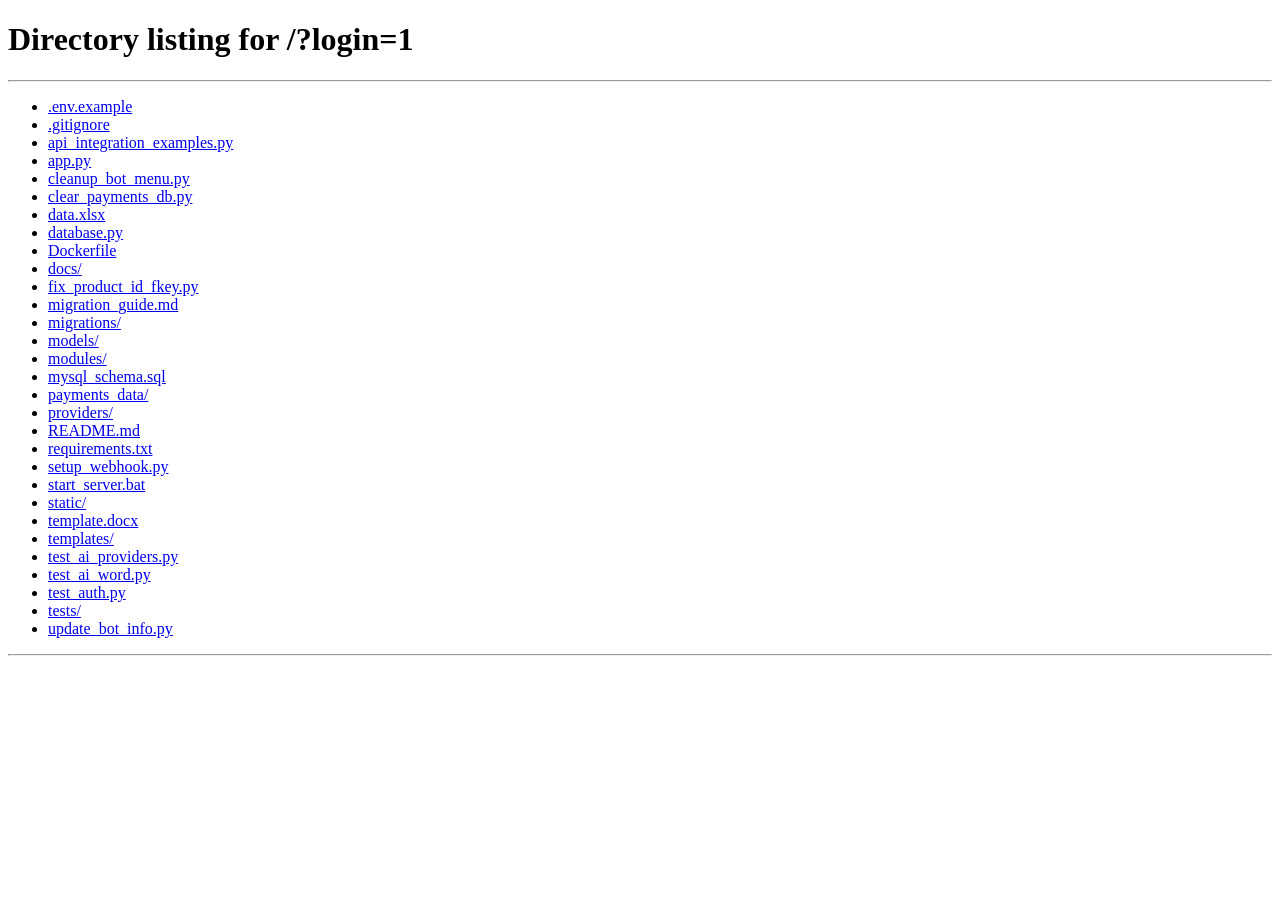
<file: templates/cabinet.html>
<!DOCTYPE html>
<html lang="uz">
<head>
    <meta charset="UTF-8">
    <meta name="viewport" content="width=device-width, initial-scale=1.0">
    <meta name="description" content="UzBizness — Shaxsiy kabinet, profil boshqaruvi va obuna holati">
    <title>Shaxsiy Kabinet | UzBizness</title>
    <link rel="icon" href="/static/img/logo_transparent.png" type="image/png">
    <link rel="preconnect" href="https://fonts.googleapis.com">
    <link rel="preconnect" href="https://fonts.gstatic.com" crossorigin>
    <link href="https://fonts.googleapis.com/css2?family=Inter:wght@300;400;500;600;700;800&family=Outfit:wght@400;500;600;700;800;900&display=swap" rel="stylesheet">
    <link rel="stylesheet" href="/static/css/cabinet.css">
    <link rel="stylesheet" href="/static/css/auth.css">
    <link rel="stylesheet" href="/static/css/subscription.css">
    <link rel="stylesheet" href="/static/css/telegram_webapp.css">
</head>
<body class="cabinet-page">

    <!-- ═══════ HEADER ═══════ -->
    <header class="cab-header">
        <div class="cab-header-inner">
            <div class="cab-header-left">
                <div class="cab-header-logo">
                    <img src="/static/img/logo_transparent.png" alt="Logo">
                </div>
                <div class="cab-header-brand">
                    <h1>UzBizness</h1>
                    <span>Shaxsiy Kabinet</span>
                </div>
            </div>
            <div class="cab-header-right">
                <a href="/" class="cab-header-link">Bosh sahifa</a>
                <a href="/dashboard" class="cab-header-link">Dashboard</a>
                <a href="/cabinet" class="cab-header-link active">Kabinet</a>
                <a href="#" class="cab-header-link" onclick="CabinetModule.logout()" id="cabLogoutBtn">Chiqish</a>
            </div>
        </div>
    </header>

    <div class="cab-layout">
        <!-- ═══════ WELCOME BANNER ═══════ -->
        <div class="cab-welcome" id="cabWelcome">
            <div class="cab-welcome-top">
                <div>
                    <h2 id="cabWelcomeName">Xush kelibsiz!</h2>
                    <p id="cabWelcomePhone">Profilingizni boshqaring</p>
                </div>
                <div class="cab-plan-badge" id="cabPlanBadge">
                    <span id="cabPlanEmoji">🆓</span>
                    <span id="cabPlanName">Demo</span>
                </div>
            </div>
            <div class="cab-welcome-stats">
                <div class="cab-welcome-stat">
                    <span class="cab-welcome-stat-value" id="cabStatPlans">0</span>
                    <span class="cab-welcome-stat-label">Yaratilgan rejalar</span>
                </div>
                <div class="cab-welcome-stat">
                    <span class="cab-welcome-stat-value" id="cabStatPurchased">0</span>
                    <span class="cab-welcome-stat-label">Sotib olingan</span>
                </div>
                <div class="cab-welcome-stat">
                    <span class="cab-welcome-stat-value" id="cabStatDaysLeft">∞</span>
                    <span class="cab-welcome-stat-label">Obuna (kun)</span>
                </div>
                <div class="cab-welcome-stat">
                    <span class="cab-welcome-stat-value" id="cabStatDailyLeft">1</span>
                    <span class="cab-welcome-stat-label">Bugungi limit</span>
                </div>
            </div>
        </div>

        <!-- ═══════ ALERT ═══════ -->
        <div class="cab-alert" id="cabAlert"></div>

        <!-- ═══════ TABS ═══════ -->
        <div class="cab-tabs" id="cabTabs">
            <button class="cab-tab active" data-tab="plans" onclick="CabinetModule.switchTab('plans')">
                <svg viewBox="0 0 24 24" fill="none" stroke="currentColor" stroke-width="2"><path d="M14 2H6a2 2 0 0 0-2 2v16a2 2 0 0 0 2 2h12a2 2 0 0 0 2-2V8z"/><polyline points="14 2 14 8 20 8"/><line x1="16" y1="13" x2="8" y2="13"/><line x1="16" y1="17" x2="8" y2="17"/></svg>
                Mening rejalarim
            </button>
            <button class="cab-tab" data-tab="profile" onclick="CabinetModule.switchTab('profile')">
                <svg viewBox="0 0 24 24" fill="none" stroke="currentColor" stroke-width="2"><path d="M20 21v-2a4 4 0 0 0-4-4H8a4 4 0 0 0-4 4v2"/><circle cx="12" cy="7" r="4"/></svg>
                Profil
            </button>
            <button class="cab-tab" data-tab="subscription" onclick="CabinetModule.switchTab('subscription')">
                <svg viewBox="0 0 24 24" fill="none" stroke="currentColor" stroke-width="2"><path d="M12 2L2 7l10 5 10-5-10-5z"/><path d="M2 17l10 5 10-5"/><path d="M2 12l10 5 10-5"/></svg>
                Obuna
            </button>
            <button class="cab-tab" data-tab="payments" onclick="CabinetModule.switchTab('payments')">
                <svg viewBox="0 0 24 24" fill="none" stroke="currentColor" stroke-width="2"><rect x="1" y="4" width="22" height="16" rx="2" ry="2"/><line x1="1" y1="10" x2="23" y2="10"/></svg>
                To'lovlar
            </button>
            <button class="cab-tab" data-tab="security" onclick="CabinetModule.switchTab('security')">
                <svg viewBox="0 0 24 24" fill="none" stroke="currentColor" stroke-width="2"><rect x="3" y="11" width="18" height="11" rx="2" ry="2"/><path d="M7 11V7a5 5 0 0 1 10 0v4"/></svg>
                Xavfsizlik
            </button>
        </div>

        <!-- ═══════ TAB: MENING REJALARIM ═══════ -->
        <div class="cab-tab-content active" id="tabPlans">
            <!-- Tezkor harakatlar -->
            <div class="cab-quick-actions">
                <a href="/register" class="cab-quick-card" id="quickNewPlan">
                    <div class="cab-quick-icon cab-quick-blue">
                        <svg width="24" height="24" viewBox="0 0 24 24" fill="none" stroke="currentColor" stroke-width="2"><path d="M13 2L3 14h9l-1 8 10-12h-9l1-8z"/></svg>
                    </div>
                    <div class="cab-quick-text">
                        <strong>Yangi biznes reja</strong>
                        <span>AI yordamida yarating</span>
                    </div>
                </a>
                <a href="/#catalog" class="cab-quick-card" id="quickCatalog">
                    <div class="cab-quick-icon cab-quick-purple">
                        <svg width="24" height="24" viewBox="0 0 24 24" fill="none" stroke="currentColor" stroke-width="2"><path d="M4 19.5A2.5 2.5 0 0 1 6.5 17H20"/><path d="M6.5 2H20v20H6.5A2.5 2.5 0 0 1 4 19.5v-15A2.5 2.5 0 0 1 6.5 2z"/></svg>
                    </div>
                    <div class="cab-quick-text">
                        <strong>Tayyor rejalar katalogi</strong>
                        <span>Sotib olib yuklab oling</span>
                    </div>
                </a>
                <a href="/dashboard" class="cab-quick-card" id="quickDashboard">
                    <div class="cab-quick-icon cab-quick-green">
                        <svg width="24" height="24" viewBox="0 0 24 24" fill="none" stroke="currentColor" stroke-width="2"><rect x="3" y="3" width="7" height="7"/><rect x="14" y="3" width="7" height="7"/><rect x="14" y="14" width="7" height="7"/><rect x="3" y="14" width="7" height="7"/></svg>
                    </div>
                    <div class="cab-quick-text">
                        <strong>Dashboard</strong>
                        <span>Barcha vositalar</span>
                    </div>
                </a>
            </div>

            <!-- Yaratilgan rejalar ro'yxati -->
            <div class="cab-card">
                <div class="cab-card-header">
                    <div>
                        <h3 class="cab-card-title">📄 Yaratilgan biznes rejalar</h3>
                        <p class="cab-card-subtitle">Siz yaratgan barcha biznes rejalar</p>
                    </div>
                </div>
                <div id="generatedPlansContent">
                    <div class="cab-empty">
                        <svg viewBox="0 0 24 24" fill="none" stroke="currentColor" stroke-width="1.5"><path d="M14 2H6a2 2 0 0 0-2 2v16a2 2 0 0 0 2 2h12a2 2 0 0 0 2-2V8z"/><polyline points="14 2 14 8 20 8"/></svg>
                        <h4>Hali rejalar yaratilmadi</h4>
                        <p>Yangi biznes reja yaratish uchun quyidagi tugmani bosing</p>
                        <a href="/register" class="cab-btn cab-btn-primary" style="margin-top:16px;">⚡ Biznes reja yaratish</a>
                    </div>
                </div>
            </div>

            <!-- Sotib olingan tayyor rejalar -->
            <div class="cab-card">
                <div class="cab-card-header">
                    <div>
                        <h3 class="cab-card-title">🛒 Sotib olingan tayyor rejalar</h3>
                        <p class="cab-card-subtitle">Katalogdan sotib olgan biznes rejalaringiz</p>
                    </div>
                </div>
                <div id="purchasedPlansContent">
                    <div class="cab-empty">
                        <svg viewBox="0 0 24 24" fill="none" stroke="currentColor" stroke-width="1.5"><path d="M6 2L3 6v14a2 2 0 0 0 2 2h14a2 2 0 0 0 2-2V6l-3-4z"/><line x1="3" y1="6" x2="21" y2="6"/><path d="M16 10a4 4 0 0 1-8 0"/></svg>
                        <h4>Sotib olingan rejalar yo'q</h4>
                        <p>Tayyor biznes rejalar katalogidan xarid qiling</p>
                        <a href="/#catalog" class="cab-btn cab-btn-outline" style="margin-top:16px;">📚 Katalogga o'tish</a>
                    </div>
                </div>
            </div>
        </div>

        <!-- ═══════ TAB: PROFIL ═══════ -->
        <div class="cab-tab-content" id="tabProfile">
            <div class="cab-card">
                <div class="cab-card-header">
                    <div>
                        <h3 class="cab-card-title">Shaxsiy ma'lumotlar</h3>
                        <p class="cab-card-subtitle">Profil ma'lumotlaringizni yangilang</p>
                    </div>
                </div>
                <form id="profileForm" onsubmit="CabinetModule.updateProfile(event)">
                    <div class="cab-form-grid">
                        <div class="cab-form-group">
                            <label class="cab-form-label">Ism</label>
                            <input type="text" class="cab-form-input" id="profFirstName" placeholder="Ismingiz">
                        </div>
                        <div class="cab-form-group">
                            <label class="cab-form-label">Familiya</label>
                            <input type="text" class="cab-form-input" id="profLastName" placeholder="Familiyangiz">
                        </div>
                        <div class="cab-form-group">
                            <label class="cab-form-label">Telefon raqam</label>
                            <input type="tel" class="cab-form-input" id="profPhone" disabled>
                        </div>
                        <div class="cab-form-group">
                            <label class="cab-form-label">Email</label>
                            <input type="email" class="cab-form-input" id="profEmail" placeholder="email@example.com">
                        </div>
                    </div>
                    <div style="margin-top: 24px; display: flex; gap: 12px;">
                        <button type="submit" class="cab-btn cab-btn-primary" id="profSaveBtn">
                            <svg width="18" height="18" viewBox="0 0 24 24" fill="none" stroke="currentColor" stroke-width="2.5"><polyline points="20 6 9 17 4 12"/></svg>
                            Saqlash
                        </button>
                    </div>
                </form>
            </div>

            <!-- Telegram ulanishi -->
            <div class="cab-card">
                <div class="cab-card-header">
                    <div>
                        <h3 class="cab-card-title">📱 Telegram orqali kirish</h3>
                        <p class="cab-card-subtitle">Telegramingiz bilan platformaga tez kiring</p>
                    </div>
                </div>
                <div id="telegramSection">
                    <div id="telegramNotConnected">
                        <p style="color: var(--cab-text-muted); font-size: 14px; margin-bottom: 16px;">
                            Telegram akkauntingizni ulang va har safar parol kiritmasdan kiring.
                        </p>
                        <div id="telegramWidgetWrap"></div>
                    </div>
                    <div id="telegramConnected" style="display:none;">
                        <div style="display:flex; align-items:center; gap:12px; padding:16px; background:rgba(34,197,94,0.08); border-radius:12px; border:1px solid rgba(34,197,94,0.2);">
                            <span style="font-size:24px;">✅</span>
                            <div>
                                <strong id="tgConnectedName" style="color:#16a34a;">Ulangan</strong>
                                <p style="font-size:13px; color:var(--cab-text-muted); margin:2px 0 0;">Telegram orqali kirish faol</p>
                            </div>
                        </div>
                    </div>
                </div>
            </div>
        </div>

        <!-- ═══════ TAB: OBUNA ═══════ -->
        <div class="cab-tab-content" id="tabSubscription">
            <!-- Current Plan -->
            <div class="cab-sub-card" id="cabSubCard">
                <div class="cab-sub-header">
                    <div class="cab-sub-plan">
                        <span class="cab-sub-emoji" id="subEmoji">🆓</span>
                        <div class="cab-sub-info">
                            <h3 id="subPlanTitle">Demo tarif</h3>
                            <p id="subPlanDesc">Bepul sinov rejasi</p>
                        </div>
                    </div>
                    <span class="cab-sub-status free" id="subStatusBadge">BEPUL</span>
                </div>

                <div class="cab-usage-grid">
                    <!-- Eksport kreditlari (Yangi) -->
                    <div class="cab-usage-item" id="cabUsageExport" style="display:none; grid-column: 1 / -1;">
                        <div class="cab-usage-label">
                            <span style="font-weight: 600; color: var(--cab-text);">Professional eksport kreditlari</span>
                            <span id="subExportUsage" style="font-weight: 600;">0/0</span>
                        </div>
                        <div class="cab-usage-bar" style="height: 12px;">
                            <div class="cab-usage-fill" id="subExportBar" style="width:0%; background: linear-gradient(90deg, #3b82f6, #2563eb);"></div>
                        </div>
                        <div style="font-size: 13px; color: var(--cab-text-muted); margin-top: 6px; display: flex; justify-content: space-between;">
                            <span id="subExportUsed">Ishlatilgan: 0</span>
                            <span id="subExportRemaining" style="color: var(--cab-primary); font-weight: 500;">Qolgan: 0</span>
                        </div>
                    </div>
                    
                    <div class="cab-usage-item">
                        <div class="cab-usage-label">
                            <span>Kunlik AI so'rovlar</span>
                            <span id="subDailyUsage">0/1</span>
                        </div>
                        <div class="cab-usage-bar">
                            <div class="cab-usage-fill" id="subDailyBar" style="width:0%"></div>
                        </div>
                    </div>
                    <div class="cab-usage-item">
                        <div class="cab-usage-label">
                            <span>Oylik AI so'rovlar</span>
                            <span id="subMonthlyUsage">0/3</span>
                        </div>
                        <div class="cab-usage-bar">
                            <div class="cab-usage-fill" id="subMonthlyBar" style="width:0%"></div>
                        </div>
                    </div>
                </div>

                <div style="display:flex; gap:12px; flex-wrap:wrap;">
                    <button class="cab-btn cab-btn-primary" onclick="SubModule.openModal()" id="subUpgradeBtn">
                        💎 Tarifni yangilash
                    </button>
                    <div id="subExpiry" style="display:flex; align-items:center; font-size:13px; color:var(--cab-text-muted); gap:6px;">
                        <svg width="16" height="16" viewBox="0 0 24 24" fill="none" stroke="currentColor" stroke-width="2"><circle cx="12" cy="12" r="10"/><polyline points="12 6 12 12 16 14"/></svg>
                        <span id="subExpiryText"></span>
                    </div>
                </div>
            </div>

            <!-- Plan Comparison -->
            <div class="cab-card">
                <div class="cab-card-header">
                    <div>
                        <h3 class="cab-card-title">Tariflarni solishtirish</h3>
                        <p class="cab-card-subtitle">O'zingizga mos tarifni tanlang</p>
                    </div>
                </div>
                <div class="cab-table-wrap">
                    <table class="cab-table" id="planCompareTable">
                        <thead>
                            <tr>
                                <th>Xususiyat</th>
                                <th>🆓 Demo</th>
                                <th>⭐ Standart</th>
                                <th>💎 Premium</th>
                            </tr>
                        </thead>
                        <tbody>
                            <tr><td>Narx</td><td>Bepul</td><td>50 000 so'm</td><td>500 000 so'm</td></tr>
                            <tr><td>Eksport kreditlari</td><td>0</td><td>1 ta</td><td>20 ta</td></tr>
                            <tr><td>PDF/Word yuklab olish</td><td>❌</td><td>✅</td><td>✅</td></tr>
                            <tr><td>To'liq moliyaviy model</td><td>❌</td><td>❌</td><td>✅</td></tr>
                            <tr><td>Prioritet generatsiya</td><td>❌</td><td>❌</td><td>✅</td></tr>
                            <tr><td>Ustuvor yordam</td><td>❌</td><td>❌</td><td>✅</td></tr>
                        </tbody>
                    </table>
                </div>
            </div>
        </div>

        <!-- ═══════ TAB: TO'LOVLAR ═══════ -->
        <div class="cab-tab-content" id="tabPayments">
            <div class="cab-card">
                <div class="cab-card-header">
                    <div>
                        <h3 class="cab-card-title">To'lov tarixi</h3>
                        <p class="cab-card-subtitle">Barcha to'lovlaringiz ro'yxati</p>
                    </div>
                </div>
                <div id="paymentsContent">
                    <div class="cab-empty">
                        <svg viewBox="0 0 24 24" fill="none" stroke="currentColor" stroke-width="1.5"><rect x="1" y="4" width="22" height="16" rx="2" ry="2"/><line x1="1" y1="10" x2="23" y2="10"/></svg>
                        <h4>To'lovlar topilmadi</h4>
                        <p>Siz hali hech qanday to'lov qilmadingiz</p>
                    </div>
                </div>
            </div>
        </div>

        <!-- ═══════ TAB: XAVFSIZLIK ═══════ -->
        <div class="cab-tab-content" id="tabSecurity">
            <div class="cab-card">
                <div class="cab-card-header">
                    <div>
                        <h3 class="cab-card-title">Parolni o'zgartirish</h3>
                        <p class="cab-card-subtitle">Akkaunt xavfsizligini ta'minlang</p>
                    </div>
                </div>
                <form id="passwordForm" onsubmit="CabinetModule.updatePassword(event)">
                    <div class="cab-form-grid">
                        <div class="cab-form-group">
                            <label class="cab-form-label">Joriy parol</label>
                            <input type="password" class="cab-form-input" id="secCurrentPass" placeholder="Hozirgi parolingiz" required>
                        </div>
                        <div class="cab-form-group">
                            <label class="cab-form-label">Yangi parol</label>
                            <input type="password" class="cab-form-input" id="secNewPass" placeholder="Kamida 6 belgi" required minlength="6">
                        </div>
                        <div class="cab-form-group">
                            <label class="cab-form-label">Yangi parolni tasdiqlash</label>
                            <input type="password" class="cab-form-input" id="secConfirmPass" placeholder="Qaytadan kiriting" required>
                        </div>
                    </div>
                    <div style="margin-top: 24px;">
                        <button type="submit" class="cab-btn cab-btn-primary" id="secSaveBtn">
                            <svg width="18" height="18" viewBox="0 0 24 24" fill="none" stroke="currentColor" stroke-width="2"><rect x="3" y="11" width="18" height="11" rx="2" ry="2"/><path d="M7 11V7a5 5 0 0 1 10 0v4"/></svg>
                            Parolni yangilash
                        </button>
                    </div>
                </form>
            </div>

            <div class="cab-card" style="border-color: rgba(239,68,68,0.3);">
                <div class="cab-card-header">
                    <div>
                        <h3 class="cab-card-title" style="color: var(--cab-danger);">⚠️ Akkauntni o'chirish</h3>
                        <p class="cab-card-subtitle">Bu amalni qaytarib bo'lmaydi</p>
                    </div>
                </div>
                <p style="font-size: 14px; color: var(--cab-text-muted); margin-bottom: 16px;">
                    Akkauntingizni o'chirsangiz, barcha ma'lumotlaringiz, to'lov tarixi va yaratilgan hujjatlar o'chib ketadi.
                </p>
                <button class="cab-btn cab-btn-danger cab-btn-sm" onclick="CabinetModule.deleteAccount()">
                    Akkauntni o'chirish
                </button>
            </div>
        </div>
    </div>

    <script src="/static/js/auth.js"></script>
    <script src="/static/js/subscription.js"></script>
    <script src="/static/js/cabinet.js"></script>
    <script src="https://telegram.org/js/telegram-web-app.js" defer></script>
    <script src="/static/js/telegram_webapp.js" defer></script>
</body>
</html>
</file>
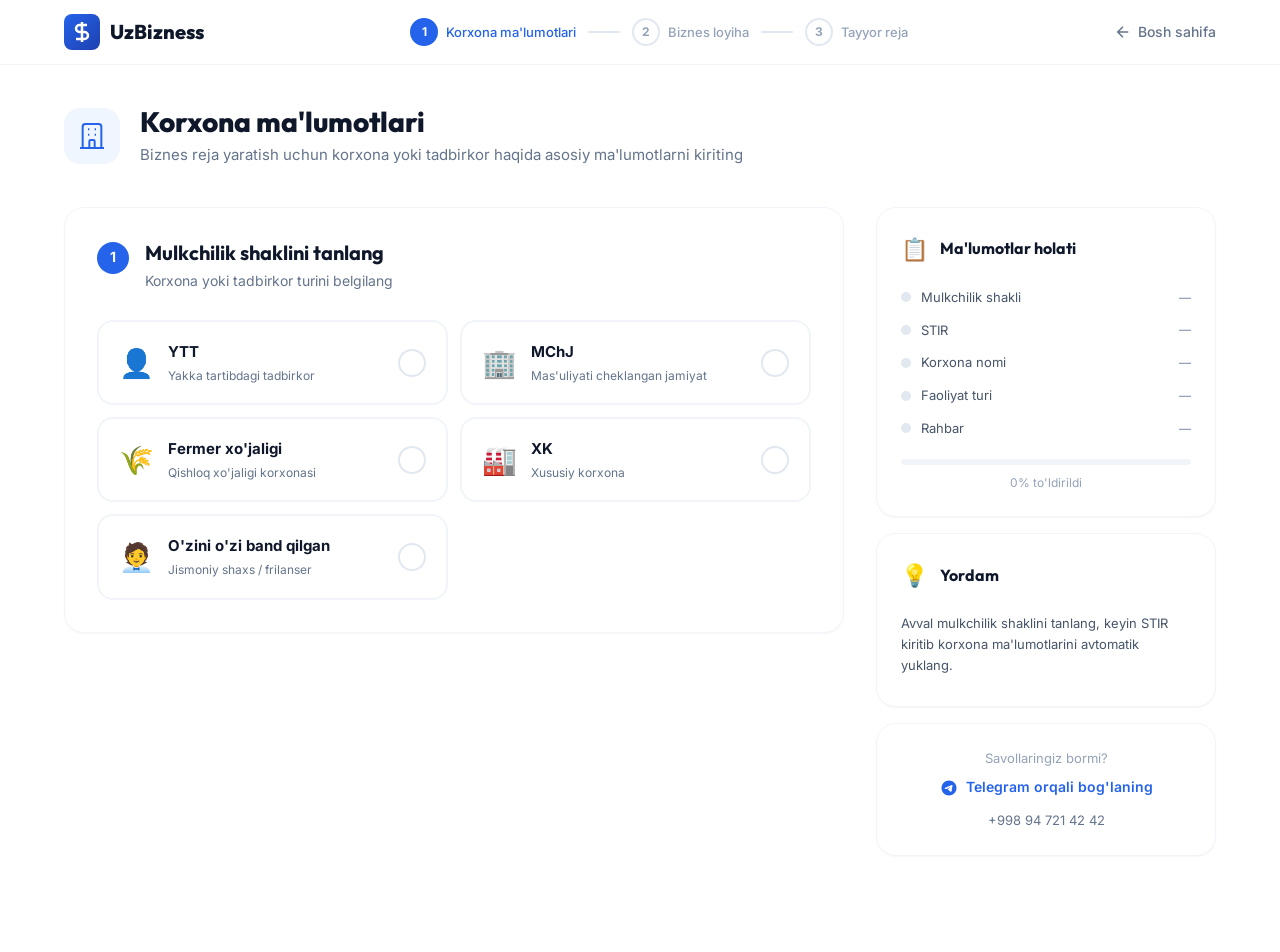
<file: templates/register.html>
<!DOCTYPE html>
<html lang="uz">
<head>
    <meta charset="UTF-8">
    <meta name="viewport" content="width=device-width, initial-scale=1.0">
    <meta name="description" content="Biznes reja yaratish platformasi — korxona ma'lumotlarini kiriting va professional biznes reja yaratishni boshlang">
    <title>Korxona ma'lumotlari | Biznes Reja Platformasi</title>
    <link rel="icon" href="data:image/svg+xml,<svg xmlns='http://www.w3.org/2000/svg' viewBox='0 0 100 100'><text y='.9em' font-size='90'>📊</text></svg>">
    <link rel="preconnect" href="https://fonts.googleapis.com">
    <link rel="preconnect" href="https://fonts.gstatic.com" crossorigin>
    <link href="https://fonts.googleapis.com/css2?family=Inter:wght@300;400;500;600;700;800&family=Outfit:wght@500;600;700;800;900&display=swap" rel="stylesheet">
    <link rel="stylesheet" href="/static/css/register.css">
</head>
<body>
    <!-- Header -->
    <header class="reg-header">
        <div class="container header-flex">
            <a href="/" class="logo" id="reg-logo">
                <div class="logo-icon">
                    <svg width="24" height="24" viewBox="0 0 24 24" fill="none" stroke="currentColor" stroke-width="2.5"><path d="M12 2v20M17 5H9.5a3.5 3.5 0 0 0 0 7h5a3.5 3.5 0 0 1 0 7H6"/></svg>
                </div>
                <span>UzBizness</span>
            </a>
            <div class="header-steps">
                <div class="h-step active" id="h-step-1">
                    <span class="h-step-num">1</span>
                    <span class="h-step-label">Korxona ma'lumotlari</span>
                </div>
                <div class="h-step-line"></div>
                <div class="h-step" id="h-step-2">
                    <span class="h-step-num">2</span>
                    <span class="h-step-label">Biznes loyiha</span>
                </div>
                <div class="h-step-line"></div>
                <div class="h-step" id="h-step-3">
                    <span class="h-step-num">3</span>
                    <span class="h-step-label">Tayyor reja</span>
                </div>
            </div>
            <a href="/" class="header-back" id="reg-back-btn">
                <svg width="18" height="18" viewBox="0 0 24 24" fill="none" stroke="currentColor" stroke-width="2"><path d="M19 12H5M12 19l-7-7 7-7"/></svg>
                Bosh sahifa
            </a>
        </div>
    </header>

    <!-- Main Content -->
    <main class="reg-main">
        <div class="container">

            <!-- Page Title -->
            <div class="page-title-section">
                <div class="page-icon">
                    <svg width="32" height="32" viewBox="0 0 24 24" fill="none" stroke="currentColor" stroke-width="1.5">
                        <path d="M19 21V5a2 2 0 00-2-2H7a2 2 0 00-2 2v16m14 0h2m-2 0h-5m-9 0H3m2 0h5M9 7h1m-1 4h1m4-4h1m-1 4h1m-5 10v-5a1 1 0 011-1h2a1 1 0 011 1v5m-4 0h4"/>
                    </svg>
                </div>
                <div>
                    <h1 class="page-title">Korxona ma'lumotlari</h1>
                    <p class="page-subtitle">Biznes reja yaratish uchun korxona yoki tadbirkor haqida asosiy ma'lumotlarni kiriting</p>
                </div>
            </div>

            <!-- Form Container -->
            <div class="form-layout">
                <form id="registerForm" class="reg-form" autocomplete="off">

                    <!-- ===== STEP 1: Mulkchilik shakli ===== -->
                    <div class="form-section" id="section-mulk">
                        <div class="section-label">
                            <span class="section-num">1</span>
                            <div>
                                <h2 class="section-title">Mulkchilik shaklini tanlang</h2>
                                <p class="section-desc">Korxona yoki tadbirkor turini belgilang</p>
                            </div>
                        </div>
                        <div class="mulk-grid" id="mulkGrid">
                            <div class="mulk-card" data-mulk="YTT" id="mulk-ytt">
                                <div class="mulk-icon">👤</div>
                                <div class="mulk-info">
                                    <span class="mulk-name">YTT</span>
                                    <span class="mulk-full">Yakka tartibdagi tadbirkor</span>
                                </div>
                                <div class="mulk-check">
                                    <svg width="20" height="20" viewBox="0 0 24 24" fill="none" stroke="currentColor" stroke-width="3"><polyline points="20 6 9 17 4 12"/></svg>
                                </div>
                            </div>
                            <div class="mulk-card" data-mulk="MCHJ" id="mulk-mchj">
                                <div class="mulk-icon">🏢</div>
                                <div class="mulk-info">
                                    <span class="mulk-name">MChJ</span>
                                    <span class="mulk-full">Mas'uliyati cheklangan jamiyat</span>
                                </div>
                                <div class="mulk-check">
                                    <svg width="20" height="20" viewBox="0 0 24 24" fill="none" stroke="currentColor" stroke-width="3"><polyline points="20 6 9 17 4 12"/></svg>
                                </div>
                            </div>
                            <div class="mulk-card" data-mulk="F/X" id="mulk-fx">
                                <div class="mulk-icon">🌾</div>
                                <div class="mulk-info">
                                    <span class="mulk-name">Fermer xo'jaligi</span>
                                    <span class="mulk-full">Qishloq xo'jaligi korxonasi</span>
                                </div>
                                <div class="mulk-check">
                                    <svg width="20" height="20" viewBox="0 0 24 24" fill="none" stroke="currentColor" stroke-width="3"><polyline points="20 6 9 17 4 12"/></svg>
                                </div>
                            </div>
                            <div class="mulk-card" data-mulk="XK" id="mulk-xk">
                                <div class="mulk-icon">🏭</div>
                                <div class="mulk-info">
                                    <span class="mulk-name">XK</span>
                                    <span class="mulk-full">Xususiy korxona</span>
                                </div>
                                <div class="mulk-check">
                                    <svg width="20" height="20" viewBox="0 0 24 24" fill="none" stroke="currentColor" stroke-width="3"><polyline points="20 6 9 17 4 12"/></svg>
                                </div>
                            </div>
                            <div class="mulk-card" data-mulk="JISMONIY" id="mulk-jismoniy">
                                <div class="mulk-icon">🧑‍💼</div>
                                <div class="mulk-info">
                                    <span class="mulk-name">O'zini o'zi band qilgan</span>
                                    <span class="mulk-full">Jismoniy shaxs / frilanser</span>
                                </div>
                                <div class="mulk-check">
                                    <svg width="20" height="20" viewBox="0 0 24 24" fill="none" stroke="currentColor" stroke-width="3"><polyline points="20 6 9 17 4 12"/></svg>
                                </div>
                            </div>
                        </div>
                        <input type="hidden" name="mulk_shakli" id="mulk_hidden" value="">
                    </div>

                    <!-- ===== STEP 2: STIR Kiritish ===== -->
                    <div class="form-section hidden" id="section-stir">
                        <div class="section-label">
                            <span class="section-num">2</span>
                            <div>
                                <h2 class="section-title">STIR (INN) raqamini kiriting</h2>
                                <p class="section-desc">9 xonali STIR raqamini kiritganingizda tizim avtomatik ravishda ma'lumotlarni tekshiradi</p>
                            </div>
                        </div>
                        <div class="stir-input-wrap">
                            <div class="stir-field">
                                <div class="stir-prefix">
                                    <svg width="20" height="20" viewBox="0 0 24 24" fill="none" stroke="currentColor" stroke-width="2"><circle cx="11" cy="11" r="8"/><path d="m21 21-4.35-4.35"/></svg>
                                </div>
                                <input type="text" id="stir_input" name="stir" class="stir-input" placeholder="000 000 000" maxlength="9" inputmode="numeric" pattern="[0-9]*">
                                <div class="stir-status" id="stirStatus">
                                    <div class="stir-loader hidden" id="stirLoader">
                                        <div class="mini-spinner"></div>
                                        <span>Tekshirilmoqda...</span>
                                    </div>
                                    <div class="stir-success hidden" id="stirSuccess">
                                        <svg width="18" height="18" viewBox="0 0 24 24" fill="none" stroke="currentColor" stroke-width="3"><polyline points="20 6 9 17 4 12"/></svg>
                                        <span>Ma'lumot topildi</span>
                                    </div>
                                    <div class="stir-notfound hidden" id="stirNotFound">
                                        <svg width="18" height="18" viewBox="0 0 24 24" fill="none" stroke="currentColor" stroke-width="2"><circle cx="12" cy="12" r="10"/><line x1="15" y1="9" x2="9" y2="15"/><line x1="9" y1="9" x2="15" y2="15"/></svg>
                                        <span>Topilmadi — qo'lda kiriting</span>
                                    </div>
                                </div>
                            </div>
                            <p class="stir-hint">
                                <svg width="14" height="14" viewBox="0 0 24 24" fill="none" stroke="currentColor" stroke-width="2"><circle cx="12" cy="12" r="10"/><line x1="12" y1="16" x2="12" y2="12"/><line x1="12" y1="8" x2="12.01" y2="8"/></svg>
                                STIR topilmasa, ma'lumotlarni qo'lda kiritishingiz mumkin
                            </p>
                            <button type="button" class="btn-skip hidden" id="btnSkipStir">
                                STIRsiz davom etish →
                            </button>
                        </div>
                    </div>

                    <!-- ===== STEP 3: Auto-filled / Manual Data ===== -->
                    <div class="form-section hidden" id="section-data">
                        <div class="section-label">
                            <span class="section-num">3</span>
                            <div>
                                <h2 class="section-title" id="dataTitle">Korxona ma'lumotlari</h2>
                                <p class="section-desc" id="dataDesc">Ma'lumotlarni tekshiring yoki to'ldiring</p>
                            </div>
                        </div>

                        <!-- Auto-filled banner -->
                        <div class="autofill-banner hidden" id="autofillBanner">
                            <div class="ab-icon">
                                <svg width="22" height="22" viewBox="0 0 24 24" fill="none" stroke="currentColor" stroke-width="2"><path d="M22 11.08V12a10 10 0 1 1-5.93-9.14"/><polyline points="22 4 12 14.01 9 11.01"/></svg>
                            </div>
                            <div class="ab-text">
                                <strong>Ma'lumotlar avtomatik to'ldirildi</strong>
                                <span>STIR bo'yicha topilgan ma'lumotlar. Kerak bo'lsa tahrirlashingiz mumkin.</span>
                            </div>
                        </div>

                        <!-- Manual entry banner -->
                        <div class="manual-banner hidden" id="manualBanner">
                            <div class="ab-icon ab-icon-yellow">
                                <svg width="22" height="22" viewBox="0 0 24 24" fill="none" stroke="currentColor" stroke-width="2"><path d="M11 4H4a2 2 0 0 0-2 2v14a2 2 0 0 0 2 2h14a2 2 0 0 0 2-2v-7"/><path d="M18.5 2.5a2.121 2.121 0 0 1 3 3L12 15l-4 1 1-4 9.5-9.5z"/></svg>
                            </div>
                            <div class="ab-text">
                                <strong>Qo'lda kiritish rejimi</strong>
                                <span>Ma'lumotlarni qo'lda to'ldiring</span>
                            </div>
                        </div>

                        <div class="data-grid">
                            <div class="field-group field-full">
                                <label class="field-label" for="korxona_nomi">
                                    Korxona nomi
                                    <span class="field-req">*</span>
                                </label>
                                <input type="text" id="korxona_nomi" name="korxona_nomi" class="field-input" placeholder="Masalan: \"Orzu\" MChJ yoki YTT Karimov Azizbek" required>
                            </div>

                            <div class="field-group">
                                <label class="field-label" for="faoliyat_turi">
                                    Faoliyat turi (OKED)
                                    <span class="field-req">*</span>
                                </label>
                                <input type="text" id="faoliyat_turi" name="faoliyat_turi" class="field-input" placeholder="Masalan: Savdo, Ishlab chiqarish, IT" required>
                            </div>

                            <div class="field-group">
                                <label class="field-label" for="manzil">
                                    Manzil
                                </label>
                                <input type="text" id="manzil" name="manzil" class="field-input" placeholder="Viloyat, tuman, ko'cha">
                            </div>

                            <div class="field-group">
                                <label class="field-label" for="rahbar_fio">
                                    Rahbar / Egasi
                                    <span class="field-req">*</span>
                                </label>
                                <input type="text" id="rahbar_fio" name="rahbar_fio" class="field-input" placeholder="To'liq ism-sharif" required>
                            </div>

                            <div class="field-group">
                                <label class="field-label" for="reg_sana">
                                    <span id="sanaLabel">Ro'yxatdan o'tgan sana</span>
                                </label>
                                <input type="text" id="reg_sana" name="reg_sana" class="field-input" placeholder="KK.OO.YYYY">
                            </div>

                            <div class="field-group hidden" id="bankField">
                                <label class="field-label" for="bank_nomi">
                                    Xizmat ko'rsatuvchi bank
                                </label>
                                <input type="text" id="bank_nomi" name="bank_nomi" class="field-input" placeholder="Masalan: Hamkorbank ATB">
                            </div>

                            <div class="field-group hidden" id="soliqField">
                                <label class="field-label" for="soliq_turi">
                                    Soliq turi
                                </label>
                                <select id="soliq_turi" name="soliq_turi" class="field-input field-select">
                                    <option value="ytt">Aylanmadan olinadigan soliq (4%)</option>
                                    <option value="mchj">QQS (12%) va Foyda solig'i</option>
                                </select>
                            </div>
                        </div>
                    </div>

                    <!-- ===== Submit Area ===== -->
                    <div class="form-section hidden" id="section-submit">
                        <div class="submit-area">
                            <div class="submit-summary" id="submitSummary">
                                <!-- Filled by JS -->
                            </div>
                            <div class="submit-actions">
                                <button type="submit" class="btn btn-submit" id="btnSubmit">
                                    <svg width="20" height="20" viewBox="0 0 24 24" fill="none" stroke="currentColor" stroke-width="2.5"><path d="M13 2L3 14h9l-1 8 10-12h-9l1-8z"/></svg>
                                    Keyingi bosqich — Biznes loyiha
                                    <svg width="18" height="18" viewBox="0 0 24 24" fill="none" stroke="currentColor" stroke-width="2"><path d="M5 12h14M12 5l7 7-7 7"/></svg>
                                </button>
                            </div>
                        </div>
                    </div>

                    <!-- Error Alert -->
                    <div class="form-alert hidden" id="formAlert">
                        <svg width="18" height="18" viewBox="0 0 24 24" fill="none" stroke="currentColor" stroke-width="2"><circle cx="12" cy="12" r="10"/><line x1="12" y1="8" x2="12" y2="12"/><line x1="12" y1="16" x2="12.01" y2="16"/></svg>
                        <span id="alertText"></span>
                    </div>

                </form>

                <!-- Right Sidebar -->
                <aside class="reg-sidebar">
                    <div class="sidebar-card">
                        <div class="sc-header">
                            <div class="sc-icon">📋</div>
                            <h3 class="sc-title">Ma'lumotlar holati</h3>
                        </div>
                        <div class="sc-checklist">
                            <div class="sc-item" id="check-mulk">
                                <div class="sc-dot"></div>
                                <span>Mulkchilik shakli</span>
                                <span class="sc-value" id="check-mulk-val">—</span>
                            </div>
                            <div class="sc-item" id="check-stir">
                                <div class="sc-dot"></div>
                                <span>STIR</span>
                                <span class="sc-value" id="check-stir-val">—</span>
                            </div>
                            <div class="sc-item" id="check-name">
                                <div class="sc-dot"></div>
                                <span>Korxona nomi</span>
                                <span class="sc-value" id="check-name-val">—</span>
                            </div>
                            <div class="sc-item" id="check-faoliyat">
                                <div class="sc-dot"></div>
                                <span>Faoliyat turi</span>
                                <span class="sc-value" id="check-faoliyat-val">—</span>
                            </div>
                            <div class="sc-item" id="check-rahbar">
                                <div class="sc-dot"></div>
                                <span>Rahbar</span>
                                <span class="sc-value" id="check-rahbar-val">—</span>
                            </div>
                        </div>
                        <div class="sc-progress">
                            <div class="sc-progress-bar" id="progressBar" style="width: 0%"></div>
                        </div>
                        <p class="sc-progress-label"><span id="progressPercent">0</span>% to'ldirildi</p>
                    </div>

                    <div class="sidebar-card sidebar-help">
                        <div class="sc-header">
                            <div class="sc-icon">💡</div>
                            <h3 class="sc-title">Yordam</h3>
                        </div>
                        <div class="help-items">
                            <div class="help-item" id="help-default">
                                <p>Avval mulkchilik shaklini tanlang, keyin STIR kiritib korxona ma'lumotlarini avtomatik yuklang.</p>
                            </div>
                            <div class="help-item hidden" id="help-stir">
                                <p><strong>STIR nima?</strong></p>
                                <p>Soliq to'lovchining identifikatsion raqami — 9 xonali raqam. Uni soliq inspeksiyasi tomonidan berilgan guvohnomada topishingiz mumkin.</p>
                            </div>
                            <div class="help-item hidden" id="help-manual">
                                <p><strong>Qo'lda kiritish</strong></p>
                                <p>STIR topilmasa tashvishlanmang! Ma'lumotlarni qo'lda ham kiritishingiz mumkin. Faqat majburiy maydonlarni to'ldiring.</p>
                            </div>
                            <div class="help-item hidden" id="help-selfemployed">
                                <p><strong>O'zini o'zi band qilgan</strong></p>
                                <p>Korxona nomi o'rniga to'liq ism-sharifingizni, faoliyat turi o'rniga xizmat turini yozing.</p>
                            </div>
                        </div>
                    </div>

                    <div class="sidebar-card sidebar-contact">
                        <p class="contact-label">Savollaringiz bormi?</p>
                        <a href="https://t.me/BoBuRo7o7" target="_blank" class="contact-link">
                            <svg width="18" height="18" viewBox="0 0 24 24" fill="currentColor"><path d="M12 2C6.48 2 2 6.48 2 12s4.48 10 10 10 10-4.48 10-10S17.52 2 12 2zm4.64 6.8c-.15 1.58-.8 5.42-1.13 7.19-.14.75-.42 1-.68 1.03-.58.05-1.02-.38-1.58-.75-.88-.58-1.38-.94-2.23-1.5-.99-.65-.35-1.01.22-1.59.15-.15 2.71-2.48 2.76-2.69a.2.2 0 00-.05-.18c-.06-.05-.14-.03-.21-.02-.09.02-1.49.95-4.22 2.79-.4.27-.76.41-1.08.4-.36-.01-1.04-.2-1.55-.37-.63-.2-1.12-.31-1.08-.66.02-.18.27-.36.74-.55 2.92-1.27 4.86-2.11 5.83-2.51 2.78-1.16 3.35-1.36 3.73-1.36.08 0 .27.02.39.12.1.08.13.19.14.27-.01.06.01.24 0 .33z"/></svg>
                            Telegram orqali bog'laning
                        </a>
                        <a href="tel:+998947214242" class="contact-phone">+998 94 721 42 42</a>
                    </div>
                </aside>
            </div>
        </div>
    </main>

    <script src="/static/js/register.js"></script>
</body>
</html>
</file>
<file: static/css/cabinet.css>
/* ============================================================
   CABINET — User Personal Dashboard
   Premium glassmorphism design with Inter/Outfit fonts
   ============================================================ */
@import url('https://fonts.googleapis.com/css2?family=Inter:wght@300;400;500;600;700;800&family=Outfit:wght@400;500;600;700;800;900&display=swap');

:root {
    --cab-bg: #f0f2f5;
    --cab-surface: #ffffff;
    --cab-surface-alt: #f8fafc;
    --cab-border: #e2e8f0;
    --cab-text: #0f172a;
    --cab-text-muted: #64748b;
    --cab-text-light: #94a3b8;
    --cab-primary: #3b82f6;
    --cab-primary-dark: #2563eb;
    --cab-success: #22c55e;
    --cab-warning: #f59e0b;
    --cab-danger: #ef4444;
    --cab-purple: #8b5cf6;
    --cab-radius: 16px;
    --cab-radius-sm: 10px;
    --cab-shadow: 0 1px 3px rgba(0,0,0,0.06), 0 4px 12px rgba(0,0,0,0.04);
    --cab-shadow-lg: 0 4px 24px rgba(0,0,0,0.08);
    --cab-transition: all 0.25s cubic-bezier(0.4, 0, 0.2, 1);
}

* { box-sizing: border-box; }

body.cabinet-page {
    margin: 0;
    font-family: 'Inter', -apple-system, BlinkMacSystemFont, sans-serif;
    background: var(--cab-bg);
    color: var(--cab-text);
    min-height: 100vh;
}

/* ── Layout ── */
.cab-layout {
    max-width: 1200px;
    margin: 0 auto;
    padding: 24px 20px 60px;
}

/* ── Header ── */
.cab-header {
    background: linear-gradient(135deg, #1e293b 0%, #334155 50%, #1e293b 100%);
    padding: 0;
    position: sticky;
    top: 0;
    z-index: 100;
    border-bottom: 1px solid rgba(255,255,255,0.08);
}

.cab-header-inner {
    max-width: 1200px;
    margin: 0 auto;
    padding: 16px 20px;
    display: flex;
    align-items: center;
    justify-content: space-between;
}

.cab-header-left {
    display: flex;
    align-items: center;
    gap: 14px;
}

.cab-header-logo {
    width: 36px; height: 36px;
    border-radius: 10px;
    overflow: hidden;
}

.cab-header-logo img {
    width: 100%; height: 100%;
    object-fit: contain;
}

.cab-header-brand {
    display: flex;
    flex-direction: column;
}

.cab-header-brand h1 {
    font-family: 'Outfit', sans-serif;
    font-size: 18px;
    font-weight: 800;
    color: #fff;
    margin: 0;
    letter-spacing: -0.3px;
}

.cab-header-brand span {
    font-size: 11px;
    color: rgba(255,255,255,0.5);
    font-weight: 500;
}

.cab-header-right {
    display: flex;
    align-items: center;
    gap: 12px;
}

.cab-header-link {
    color: rgba(255,255,255,0.7);
    text-decoration: none;
    font-size: 13px;
    font-weight: 500;
    padding: 6px 12px;
    border-radius: 8px;
    transition: var(--cab-transition);
}

.cab-header-link:hover {
    color: #fff;
    background: rgba(255,255,255,0.1);
}

.cab-header-link.active {
    color: #fff;
    background: rgba(59,130,246,0.3);
}

/* ── Welcome Banner ── */
.cab-welcome {
    background: linear-gradient(135deg, #1e40af, #3b82f6, #7c3aed);
    border-radius: var(--cab-radius);
    padding: 32px 36px;
    color: #fff;
    margin-bottom: 28px;
    position: relative;
    overflow: hidden;
}

.cab-welcome::before {
    content: '';
    position: absolute;
    top: -50%;
    right: -10%;
    width: 300px;
    height: 300px;
    border-radius: 50%;
    background: rgba(255,255,255,0.08);
}

.cab-welcome-top {
    display: flex;
    justify-content: space-between;
    align-items: flex-start;
    position: relative;
    z-index: 1;
}

.cab-welcome h2 {
    font-family: 'Outfit', sans-serif;
    font-size: 26px;
    font-weight: 800;
    margin: 0 0 6px;
}

.cab-welcome p {
    font-size: 14px;
    opacity: 0.8;
    margin: 0;
}

.cab-plan-badge {
    display: inline-flex;
    align-items: center;
    gap: 6px;
    padding: 8px 16px;
    border-radius: 12px;
    font-family: 'Outfit', sans-serif;
    font-size: 14px;
    font-weight: 700;
    background: rgba(255,255,255,0.2);
    backdrop-filter: blur(10px);
    border: 1px solid rgba(255,255,255,0.15);
}

.cab-welcome-stats {
    display: flex;
    gap: 32px;
    margin-top: 24px;
    position: relative;
    z-index: 1;
}

.cab-welcome-stat {
    display: flex;
    flex-direction: column;
}

.cab-welcome-stat-value {
    font-family: 'Outfit', sans-serif;
    font-size: 28px;
    font-weight: 800;
}

.cab-welcome-stat-label {
    font-size: 12px;
    opacity: 0.7;
    font-weight: 500;
}

/* ── Tabs ── */
.cab-tabs {
    display: flex;
    gap: 4px;
    background: var(--cab-surface);
    border-radius: var(--cab-radius);
    padding: 6px;
    margin-bottom: 24px;
    box-shadow: var(--cab-shadow);
    overflow-x: auto;
}

.cab-tab {
    flex: 1;
    min-width: 120px;
    padding: 12px 20px;
    border: none;
    background: transparent;
    font-family: 'Inter', sans-serif;
    font-size: 14px;
    font-weight: 600;
    color: var(--cab-text-muted);
    border-radius: var(--cab-radius-sm);
    cursor: pointer;
    transition: var(--cab-transition);
    display: flex;
    align-items: center;
    justify-content: center;
    gap: 8px;
    white-space: nowrap;
}

.cab-tab:hover {
    color: var(--cab-text);
    background: var(--cab-surface-alt);
}

.cab-tab.active {
    background: var(--cab-primary);
    color: #fff;
    box-shadow: 0 2px 8px rgba(59,130,246,0.3);
}

.cab-tab svg {
    width: 18px; height: 18px;
    flex-shrink: 0;
}

.cab-tab-badge {
    background: rgba(255,255,255,0.25);
    padding: 2px 8px;
    border-radius: 20px;
    font-size: 11px;
    font-weight: 700;
}

/* ── Tab Content ── */
.cab-tab-content {
    display: none;
    animation: cabFadeIn 0.3s ease;
}

.cab-tab-content.active {
    display: block;
}

@keyframes cabFadeIn {
    from { opacity: 0; transform: translateY(8px); }
    to { opacity: 1; transform: translateY(0); }
}

/* ── Cards ── */
.cab-card {
    background: var(--cab-surface);
    border-radius: var(--cab-radius);
    padding: 28px;
    margin-bottom: 20px;
    box-shadow: var(--cab-shadow);
    border: 1px solid var(--cab-border);
}

.cab-card-header {
    display: flex;
    align-items: center;
    justify-content: space-between;
    margin-bottom: 20px;
}

.cab-card-title {
    font-family: 'Outfit', sans-serif;
    font-size: 18px;
    font-weight: 700;
    color: var(--cab-text);
    margin: 0;
}

.cab-card-subtitle {
    font-size: 13px;
    color: var(--cab-text-muted);
    margin: 4px 0 0;
}

/* ── Form ── */
.cab-form-grid {
    display: grid;
    grid-template-columns: 1fr 1fr;
    gap: 20px;
}

.cab-form-group {
    display: flex;
    flex-direction: column;
    gap: 6px;
}

.cab-form-group.full {
    grid-column: 1 / -1;
}

.cab-form-label {
    font-size: 13px;
    font-weight: 600;
    color: var(--cab-text-muted);
}

.cab-form-input {
    padding: 12px 16px;
    border: 1.5px solid var(--cab-border);
    border-radius: var(--cab-radius-sm);
    font-family: 'Inter', sans-serif;
    font-size: 14px;
    color: var(--cab-text);
    background: var(--cab-surface-alt);
    transition: var(--cab-transition);
    outline: none;
}

.cab-form-input:focus {
    border-color: var(--cab-primary);
    box-shadow: 0 0 0 3px rgba(59,130,246,0.12);
    background: #fff;
}

.cab-form-input:disabled {
    opacity: 0.6;
    cursor: not-allowed;
}

.cab-btn {
    padding: 12px 24px;
    border: none;
    border-radius: var(--cab-radius-sm);
    font-family: 'Inter', sans-serif;
    font-size: 14px;
    font-weight: 600;
    cursor: pointer;
    transition: var(--cab-transition);
    display: inline-flex;
    align-items: center;
    justify-content: center;
    gap: 8px;
}

.cab-btn-primary {
    background: linear-gradient(135deg, var(--cab-primary), var(--cab-primary-dark));
    color: #fff;
    box-shadow: 0 2px 8px rgba(59,130,246,0.3);
}

.cab-btn-primary:hover {
    transform: translateY(-1px);
    box-shadow: 0 4px 16px rgba(59,130,246,0.4);
}

.cab-btn-outline {
    background: transparent;
    color: var(--cab-primary);
    border: 1.5px solid var(--cab-primary);
}

.cab-btn-outline:hover {
    background: rgba(59,130,246,0.06);
}

.cab-btn-danger {
    background: linear-gradient(135deg, var(--cab-danger), #dc2626);
    color: #fff;
}

.cab-btn-sm {
    padding: 8px 16px;
    font-size: 13px;
}

/* ── Subscription Card ── */
.cab-sub-card {
    background: linear-gradient(135deg, #f0f9ff, #e0f2fe);
    border: 1.5px solid #bae6fd;
    border-radius: var(--cab-radius);
    padding: 28px;
    margin-bottom: 20px;
}

.cab-sub-card.premium {
    background: linear-gradient(135deg, #faf5ff, #f3e8ff);
    border-color: #d8b4fe;
}

.cab-sub-header {
    display: flex;
    align-items: center;
    justify-content: space-between;
    margin-bottom: 20px;
}

.cab-sub-plan {
    display: flex;
    align-items: center;
    gap: 12px;
}

.cab-sub-emoji {
    font-size: 32px;
}

.cab-sub-info h3 {
    font-family: 'Outfit', sans-serif;
    font-size: 20px;
    font-weight: 700;
    margin: 0;
}

.cab-sub-info p {
    font-size: 13px;
    color: var(--cab-text-muted);
    margin: 2px 0 0;
}

.cab-sub-status {
    padding: 6px 14px;
    border-radius: 20px;
    font-size: 12px;
    font-weight: 700;
    text-transform: uppercase;
    letter-spacing: 0.5px;
}

.cab-sub-status.active {
    background: rgba(34,197,94,0.15);
    color: #16a34a;
}

.cab-sub-status.expired {
    background: rgba(239,68,68,0.15);
    color: #dc2626;
}

.cab-sub-status.free {
    background: rgba(148,163,184,0.15);
    color: #64748b;
}

/* ── Usage Meters ── */
.cab-usage-grid {
    display: grid;
    grid-template-columns: 1fr 1fr;
    gap: 16px;
    margin-bottom: 20px;
}

.cab-usage-item {
    background: var(--cab-surface);
    border-radius: var(--cab-radius-sm);
    padding: 20px;
    border: 1px solid var(--cab-border);
}

.cab-usage-label {
    display: flex;
    justify-content: space-between;
    align-items: center;
    margin-bottom: 10px;
}

.cab-usage-label span:first-child {
    font-size: 13px;
    font-weight: 600;
    color: var(--cab-text-muted);
}

.cab-usage-label span:last-child {
    font-family: 'Outfit', sans-serif;
    font-size: 15px;
    font-weight: 700;
    color: var(--cab-text);
}

.cab-usage-bar {
    height: 8px;
    background: #e2e8f0;
    border-radius: 4px;
    overflow: hidden;
}

.cab-usage-fill {
    height: 100%;
    border-radius: 4px;
    background: linear-gradient(90deg, var(--cab-primary), #60a5fa);
    transition: width 0.6s ease;
}

.cab-usage-fill.warn {
    background: linear-gradient(90deg, var(--cab-warning), #fbbf24);
}

.cab-usage-fill.danger {
    background: linear-gradient(90deg, var(--cab-danger), #f87171);
}

/* ── Payment History Table ── */
.cab-table-wrap {
    overflow-x: auto;
}

.cab-table {
    width: 100%;
    border-collapse: collapse;
}

.cab-table th {
    text-align: left;
    padding: 12px 16px;
    font-size: 12px;
    font-weight: 700;
    color: var(--cab-text-muted);
    text-transform: uppercase;
    letter-spacing: 0.5px;
    border-bottom: 2px solid var(--cab-border);
    background: var(--cab-surface-alt);
}

.cab-table td {
    padding: 14px 16px;
    font-size: 14px;
    border-bottom: 1px solid var(--cab-border);
    color: var(--cab-text);
}

.cab-table tr:last-child td {
    border-bottom: none;
}

.cab-table tr:hover td {
    background: rgba(59,130,246,0.03);
}

.cab-status-badge {
    display: inline-flex;
    align-items: center;
    gap: 4px;
    padding: 4px 10px;
    border-radius: 6px;
    font-size: 12px;
    font-weight: 600;
}

.cab-status-badge.success {
    background: rgba(34,197,94,0.12);
    color: #16a34a;
}

.cab-status-badge.pending {
    background: rgba(245,158,11,0.12);
    color: #d97706;
}

.cab-status-badge.failed {
    background: rgba(239,68,68,0.12);
    color: #dc2626;
}

/* ── Empty State ── */
.cab-empty {
    text-align: center;
    padding: 48px 20px;
    color: var(--cab-text-muted);
}

.cab-empty svg {
    width: 48px; height: 48px;
    margin-bottom: 16px;
    opacity: 0.4;
}

.cab-empty h4 {
    font-family: 'Outfit', sans-serif;
    font-size: 16px;
    font-weight: 600;
    margin: 0 0 6px;
}

.cab-empty p {
    font-size: 13px;
    margin: 0;
}

/* ── Alerts ── */
.cab-alert {
    padding: 14px 18px;
    border-radius: var(--cab-radius-sm);
    font-size: 14px;
    font-weight: 500;
    margin-bottom: 16px;
    display: none;
}

.cab-alert.show {
    display: block;
    animation: cabFadeIn 0.3s ease;
}

.cab-alert.success {
    background: rgba(34,197,94,0.1);
    color: #16a34a;
    border: 1px solid rgba(34,197,94,0.2);
}

.cab-alert.error {
    background: rgba(239,68,68,0.1);
    color: #dc2626;
    border: 1px solid rgba(239,68,68,0.2);
}

/* ── Quick Actions ── */
.cab-quick-actions {
    display: grid;
    grid-template-columns: repeat(3, 1fr);
    gap: 16px;
    margin-bottom: 24px;
}

.cab-quick-card {
    display: flex;
    align-items: center;
    gap: 16px;
    padding: 20px 22px;
    background: var(--cab-surface);
    border-radius: var(--cab-radius);
    border: 1.5px solid var(--cab-border);
    text-decoration: none;
    color: var(--cab-text);
    transition: var(--cab-transition);
    box-shadow: var(--cab-shadow);
    cursor: pointer;
}

.cab-quick-card:hover {
    transform: translateY(-3px);
    box-shadow: var(--cab-shadow-lg);
    border-color: var(--cab-primary);
}

.cab-quick-icon {
    width: 48px;
    height: 48px;
    border-radius: 14px;
    display: flex;
    align-items: center;
    justify-content: center;
    flex-shrink: 0;
}

.cab-quick-blue {
    background: linear-gradient(135deg, #3b82f6, #2563eb);
    color: #fff;
}

.cab-quick-purple {
    background: linear-gradient(135deg, #8b5cf6, #7c3aed);
    color: #fff;
}

.cab-quick-green {
    background: linear-gradient(135deg, #22c55e, #16a34a);
    color: #fff;
}

.cab-quick-text {
    display: flex;
    flex-direction: column;
    gap: 2px;
}

.cab-quick-text strong {
    font-family: 'Outfit', sans-serif;
    font-size: 15px;
    font-weight: 700;
}

.cab-quick-text span {
    font-size: 12px;
    color: var(--cab-text-muted);
    font-weight: 500;
}

/* ── Plan List Items ── */
.cab-plan-list {
    display: flex;
    flex-direction: column;
    gap: 12px;
}

.cab-plan-item {
    display: flex;
    align-items: center;
    gap: 16px;
    padding: 18px 20px;
    background: var(--cab-surface-alt);
    border-radius: var(--cab-radius-sm);
    border: 1px solid var(--cab-border);
    transition: var(--cab-transition);
}

.cab-plan-item:hover {
    border-color: rgba(59,130,246,0.3);
    background: #fff;
}

.cab-plan-item-icon {
    width: 44px;
    height: 44px;
    border-radius: 12px;
    display: flex;
    align-items: center;
    justify-content: center;
    font-size: 22px;
    flex-shrink: 0;
}

.cab-plan-item-icon.generated {
    background: linear-gradient(135deg, rgba(59,130,246,0.1), rgba(37,99,235,0.15));
}

.cab-plan-item-icon.purchased {
    background: linear-gradient(135deg, rgba(139,92,246,0.1), rgba(124,58,237,0.15));
}

.cab-plan-item-info {
    flex: 1;
    min-width: 0;
}

.cab-plan-item-title {
    font-family: 'Outfit', sans-serif;
    font-size: 15px;
    font-weight: 700;
    color: var(--cab-text);
    margin: 0;
    white-space: nowrap;
    overflow: hidden;
    text-overflow: ellipsis;
}

.cab-plan-item-meta {
    display: flex;
    align-items: center;
    gap: 12px;
    margin-top: 4px;
    font-size: 12px;
    color: var(--cab-text-muted);
}

.cab-plan-item-meta span {
    display: flex;
    align-items: center;
    gap: 4px;
}

.cab-plan-item-actions {
    display: flex;
    gap: 8px;
    flex-shrink: 0;
}

.cab-plan-item-actions .cab-btn {
    padding: 8px 14px;
    font-size: 12px;
    border-radius: 8px;
}

/* ── Responsive ── */
@media (max-width: 768px) {
    .cab-layout { padding: 16px 12px 40px; }
    .cab-welcome { padding: 24px 20px; }
    .cab-welcome h2 { font-size: 20px; }
    .cab-welcome-stats { gap: 16px; flex-wrap: wrap; }
    .cab-welcome-stat-value { font-size: 22px; }
    .cab-form-grid { grid-template-columns: 1fr; }
    .cab-usage-grid { grid-template-columns: 1fr; }
    .cab-tabs { gap: 2px; padding: 4px; }
    .cab-tab { padding: 10px 12px; font-size: 13px; min-width: 80px; }
    .cab-card { padding: 20px; }
    .cab-sub-header { flex-direction: column; align-items: flex-start; gap: 12px; }
    .cab-quick-actions { grid-template-columns: 1fr; gap: 10px; }
    .cab-quick-card { padding: 16px; }
    .cab-plan-item { flex-wrap: wrap; gap: 12px; }
    .cab-plan-item-actions { width: 100%; }
    .cab-plan-item-actions .cab-btn { flex: 1; }
}

@media (max-width: 480px) {
    .cab-header-inner { padding: 12px 16px; }
    .cab-header-link { font-size: 12px; padding: 4px 8px; }
    .cab-tab svg { display: none; }
}
</file>
<file: static/css/auth.css>
/* ============================================================
   AUTH MODAL — Login / Register UI
   Glassmorphism design, smooth animations
   ============================================================ */

/* ── Overlay ── */
.auth-overlay {
    position: fixed;
    inset: 0;
    z-index: 9999;
    background: rgba(15, 23, 42, 0.6);
    backdrop-filter: blur(8px);
    -webkit-backdrop-filter: blur(8px);
    display: flex;
    align-items: center;
    justify-content: center;
    opacity: 0;
    visibility: hidden;
    transition: opacity 0.3s, visibility 0.3s;
    padding: 20px;
}
.auth-overlay.active {
    opacity: 1;
    visibility: visible;
}

/* ── Modal Container ── */
.auth-modal {
    background: #fff;
    border-radius: 24px;
    width: 100%;
    max-width: 440px;
    box-shadow: 0 25px 60px rgba(0, 0, 0, 0.2), 0 0 0 1px rgba(255,255,255,0.1);
    transform: translateY(30px) scale(0.95);
    transition: transform 0.35s cubic-bezier(0.16, 1, 0.3, 1);
    overflow: hidden;
}
.auth-overlay.active .auth-modal {
    transform: translateY(0) scale(1);
}

/* ── Header ── */
.auth-header {
    padding: 32px 32px 0;
    text-align: center;
    position: relative;
}
.auth-header .auth-logo {
    width: 48px;
    height: 48px;
    margin: 0 auto 16px;
    border-radius: 14px;
    display: flex;
    align-items: center;
    justify-content: center;
    background: linear-gradient(135deg, #3b82f6, #8b5cf6);
    box-shadow: 0 4px 15px rgba(59, 130, 246, 0.3);
}
.auth-header .auth-logo svg {
    color: #fff;
}
.auth-header h2 {
    font-family: 'Outfit', sans-serif;
    font-size: 22px;
    font-weight: 700;
    color: #0f172a;
    margin-bottom: 6px;
}
.auth-header p {
    font-size: 14px;
    color: #64748b;
    margin-bottom: 0;
}
.auth-close {
    position: absolute;
    top: 16px;
    right: 16px;
    width: 36px;
    height: 36px;
    border-radius: 10px;
    border: none;
    background: #f1f5f9;
    cursor: pointer;
    display: flex;
    align-items: center;
    justify-content: center;
    transition: background 0.2s, transform 0.2s;
    color: #64748b;
}
.auth-close:hover {
    background: #e2e8f0;
    transform: rotate(90deg);
}

/* ── Tabs ── */
.auth-tabs {
    display: flex;
    margin: 24px 32px 0;
    border-radius: 12px;
    background: #f1f5f9;
    padding: 4px;
}
.auth-tab {
    flex: 1;
    padding: 10px 16px;
    text-align: center;
    font-family: 'Inter', sans-serif;
    font-size: 14px;
    font-weight: 600;
    color: #64748b;
    background: transparent;
    border: none;
    border-radius: 9px;
    cursor: pointer;
    transition: all 0.25s;
}
.auth-tab.active {
    background: #fff;
    color: #0f172a;
    box-shadow: 0 2px 8px rgba(0,0,0,0.08);
}

/* ── Body (Forms) ── */
.auth-body {
    padding: 24px 32px 32px;
}
.auth-form {
    display: none;
}
.auth-form.active {
    display: block;
    animation: authFadeIn 0.3s ease;
}
@keyframes authFadeIn {
    from { opacity: 0; transform: translateY(10px); }
    to { opacity: 1; transform: translateY(0); }
}

/* ── Input Groups ── */
.auth-input-group {
    margin-bottom: 16px;
}
.auth-input-group label {
    display: block;
    font-size: 13px;
    font-weight: 600;
    color: #334155;
    margin-bottom: 6px;
    font-family: 'Inter', sans-serif;
}
.auth-input-wrap {
    position: relative;
    display: flex;
    align-items: center;
}
.auth-input-wrap .auth-input-icon {
    position: absolute;
    left: 14px;
    color: #94a3b8;
    pointer-events: none;
    transition: color 0.2s;
}
.auth-input-wrap input {
    width: 100%;
    padding: 12px 14px 12px 42px;
    border: 2px solid #e2e8f0;
    border-radius: 12px;
    font-size: 15px;
    font-family: 'Inter', sans-serif;
    color: #0f172a;
    background: #fff;
    transition: border-color 0.2s, box-shadow 0.2s;
    outline: none;
}
.auth-input-wrap input:focus {
    border-color: #3b82f6;
    box-shadow: 0 0 0 4px rgba(59, 130, 246, 0.1);
}
.auth-input-wrap input:focus ~ .auth-input-icon,
.auth-input-wrap input:focus + .auth-input-icon {
    color: #3b82f6;
}
.auth-input-wrap input::placeholder {
    color: #94a3b8;
}

/* ── Password Toggle ── */
.auth-pass-toggle {
    position: absolute;
    right: 12px;
    background: none;
    border: none;
    cursor: pointer;
    color: #94a3b8;
    padding: 4px;
    transition: color 0.2s;
}
.auth-pass-toggle:hover {
    color: #3b82f6;
}

/* ── Submit Button ── */
.auth-submit {
    width: 100%;
    padding: 14px;
    border: none;
    border-radius: 12px;
    font-size: 15px;
    font-weight: 700;
    font-family: 'Inter', sans-serif;
    color: #fff;
    background: linear-gradient(135deg, #3b82f6, #6366f1);
    cursor: pointer;
    transition: all 0.25s;
    display: flex;
    align-items: center;
    justify-content: center;
    gap: 8px;
    margin-top: 8px;
    box-shadow: 0 4px 15px rgba(59, 130, 246, 0.3);
}
.auth-submit:hover {
    transform: translateY(-2px);
    box-shadow: 0 6px 20px rgba(59, 130, 246, 0.4);
}
.auth-submit:active {
    transform: translateY(0);
}
.auth-submit:disabled {
    opacity: 0.6;
    cursor: not-allowed;
    transform: none;
}
.auth-submit .auth-spinner {
    width: 18px;
    height: 18px;
    border: 2.5px solid rgba(255,255,255,0.3);
    border-top-color: #fff;
    border-radius: 50%;
    animation: authSpin 0.6s linear infinite;
    display: none;
}
.auth-submit.loading .auth-spinner {
    display: block;
}
.auth-submit.loading .auth-btn-text {
    display: none;
}
@keyframes authSpin {
    to { transform: rotate(360deg); }
}

/* ── Error Message ── */
.auth-error {
    padding: 10px 14px;
    border-radius: 10px;
    background: #fef2f2;
    border: 1px solid #fecaca;
    color: #dc2626;
    font-size: 13px;
    margin-bottom: 16px;
    display: none;
    animation: authFadeIn 0.2s ease;
}
.auth-error.visible {
    display: block;
}

/* ── Success Message ── */
.auth-success {
    text-align: center;
    padding: 20px 0;
    display: none;
}
.auth-success.visible {
    display: block;
    animation: authFadeIn 0.3s ease;
}
.auth-success-icon {
    width: 64px;
    height: 64px;
    border-radius: 50%;
    background: linear-gradient(135deg, #10b981, #059669);
    display: flex;
    align-items: center;
    justify-content: center;
    margin: 0 auto 16px;
    box-shadow: 0 6px 20px rgba(16, 185, 129, 0.3);
    animation: authBounce 0.5s cubic-bezier(0.175, 0.885, 0.32, 1.275);
}
@keyframes authBounce {
    0% { transform: scale(0); }
    60% { transform: scale(1.15); }
    100% { transform: scale(1); }
}
.auth-success h3 {
    font-family: 'Outfit', sans-serif;
    font-size: 20px;
    font-weight: 700;
    color: #0f172a;
    margin-bottom: 8px;
}
.auth-success p {
    font-size: 14px;
    color: #64748b;
}

/* ── Divider ── */
.auth-divider {
    display: flex;
    align-items: center;
    gap: 12px;
    margin: 20px 0;
    font-size: 12px;
    color: #94a3b8;
}
.auth-divider::before,
.auth-divider::after {
    content: '';
    flex: 1;
    height: 1px;
    background: #e2e8f0;
}

/* ── User Bar (Logged-in state in header) ── */
.user-bar {
    display: flex;
    align-items: center;
    gap: 12px;
}
.user-bar .user-avatar {
    width: 36px;
    height: 36px;
    border-radius: 10px;
    background: linear-gradient(135deg, #3b82f6, #8b5cf6);
    color: #fff;
    display: flex;
    align-items: center;
    justify-content: center;
    font-family: 'Outfit', sans-serif;
    font-weight: 700;
    font-size: 14px;
    cursor: pointer;
    transition: transform 0.2s, box-shadow 0.2s;
}
.user-bar .user-avatar:hover {
    transform: scale(1.08);
    box-shadow: 0 4px 12px rgba(59, 130, 246, 0.3);
}
.user-bar .user-name {
    font-size: 14px;
    font-weight: 600;
    color: #0f172a;
    max-width: 120px;
    overflow: hidden;
    text-overflow: ellipsis;
    white-space: nowrap;
}

/* ── User Dropdown ── */
.user-dropdown {
    position: absolute;
    top: calc(100% + 8px);
    right: 0;
    background: #fff;
    border-radius: 16px;
    box-shadow: 0 10px 40px rgba(0,0,0,0.12), 0 0 0 1px rgba(0,0,0,0.04);
    min-width: 220px;
    padding: 8px;
    opacity: 0;
    visibility: hidden;
    transform: translateY(-8px);
    transition: all 0.2s;
    z-index: 100;
}
.user-dropdown.active {
    opacity: 1;
    visibility: visible;
    transform: translateY(0);
}
.user-dropdown a,
.user-dropdown button {
    display: flex;
    align-items: center;
    gap: 10px;
    width: 100%;
    padding: 10px 14px;
    border: none;
    background: none;
    border-radius: 10px;
    font-size: 14px;
    font-family: 'Inter', sans-serif;
    color: #334155;
    cursor: pointer;
    text-decoration: none;
    transition: background 0.15s;
}
.user-dropdown a:hover,
.user-dropdown button:hover {
    background: #f1f5f9;
}
.user-dropdown .dropdown-divider {
    height: 1px;
    background: #e2e8f0;
    margin: 4px 8px;
}
.user-dropdown .logout-btn {
    color: #ef4444;
}
.user-dropdown .logout-btn:hover {
    background: #fef2f2;
}

/* ── Responsive ── */
@media (max-width: 480px) {
    .auth-modal {
        border-radius: 20px;
        max-width: 100%;
    }
    .auth-header, .auth-body, .auth-tabs {
        padding-left: 20px;
        padding-right: 20px;
    }
    .auth-tabs {
        margin-left: 20px;
        margin-right: 20px;
    }
    .user-bar .user-name {
        display: none;
    }
}
</file>
<file: static/css/subscription.css>
/* ============================================================
   Subscription UI — Plan Badges, Usage Meter, Subscription Modal
   ============================================================ */

/* ── Plan Badge (Header) ── */
.plan-badge {
    display: inline-flex;
    align-items: center;
    gap: 4px;
    padding: 3px 10px;
    border-radius: 20px;
    font-size: 11px;
    font-weight: 700;
    font-family: 'Outfit', sans-serif;
    letter-spacing: 0.5px;
    text-transform: uppercase;
    line-height: 1;
    white-space: nowrap;
}
.plan-badge-basic {
    background: linear-gradient(135deg, #f1f5f9, #e2e8f0);
    color: #64748b;
    border: 1px solid #cbd5e1;
}
.plan-badge-pro {
    background: linear-gradient(135deg, #dbeafe, #bfdbfe);
    color: #1d4ed8;
    border: 1px solid #93c5fd;
}
.plan-badge-enterprise {
    background: linear-gradient(135deg, #ede9fe, #ddd6fe);
    color: #6d28d9;
    border: 1px solid #a78bfa;
}

/* ── User Dropdown — Extended ── */
.user-dropdown .dropdown-plan-info {
    padding: 10px 14px;
    border-bottom: 1px solid #f1f5f9;
}
.dropdown-plan-row {
    display: flex;
    align-items: center;
    justify-content: space-between;
    margin-bottom: 6px;
}
.dropdown-plan-name {
    font-size: 12px;
    color: #64748b;
    font-weight: 500;
}
.dropdown-upgrade-btn {
    font-size: 11px;
    color: #3b82f6;
    font-weight: 600;
    text-decoration: none;
    cursor: pointer;
    transition: color 0.2s;
    background: none;
    border: none;
    padding: 0;
}
.dropdown-upgrade-btn:hover {
    color: #1d4ed8;
}

/* ── Usage Meter (Dropdown) ── */
.usage-meter {
    display: flex;
    flex-direction: column;
    gap: 3px;
}
.usage-meter-label {
    font-size: 11px;
    color: #94a3b8;
    display: flex;
    justify-content: space-between;
}
.usage-meter-bar {
    width: 100%;
    height: 4px;
    background: #e2e8f0;
    border-radius: 2px;
    overflow: hidden;
}
.usage-meter-fill {
    height: 100%;
    border-radius: 2px;
    transition: width 0.5s ease, background 0.3s;
    background: linear-gradient(90deg, #3b82f6, #60a5fa);
}
.usage-meter-fill.warn {
    background: linear-gradient(90deg, #f59e0b, #fbbf24);
}
.usage-meter-fill.danger {
    background: linear-gradient(90deg, #ef4444, #f87171);
}

/* ============================================================
   SUBSCRIPTION MODAL
   ============================================================ */
.sub-modal-overlay {
    position: fixed;
    inset: 0;
    z-index: 10000;
    background: rgba(0, 0, 0, 0.6);
    backdrop-filter: blur(8px);
    -webkit-backdrop-filter: blur(8px);
    display: flex;
    align-items: center;
    justify-content: center;
    opacity: 0;
    visibility: hidden;
    transition: all 0.3s ease;
}
.sub-modal-overlay.active {
    opacity: 1;
    visibility: visible;
}

.sub-modal {
    background: #fff;
    border-radius: 20px;
    width: min(95vw, 860px);
    max-height: 90vh;
    overflow-y: auto;
    box-shadow: 0 25px 60px rgba(0, 0, 0, 0.3);
    transform: translateY(20px) scale(0.95);
    transition: transform 0.35s cubic-bezier(0.34, 1.56, 0.64, 1);
    padding: 0;
}
.sub-modal-overlay.active .sub-modal {
    transform: translateY(0) scale(1);
}

.sub-modal-header {
    padding: 28px 32px 20px;
    text-align: center;
    position: relative;
}
.sub-modal-header h2 {
    font-family: 'Outfit', sans-serif;
    font-size: 24px;
    font-weight: 800;
    color: #0f172a;
    margin: 0;
}
.sub-modal-header p {
    font-size: 14px;
    color: #64748b;
    margin: 6px 0 0;
}
.sub-modal-close {
    position: absolute;
    top: 16px;
    right: 16px;
    width: 36px;
    height: 36px;
    border-radius: 50%;
    border: none;
    background: #f1f5f9;
    color: #64748b;
    cursor: pointer;
    display: flex;
    align-items: center;
    justify-content: center;
    transition: all 0.2s;
}
.sub-modal-close:hover {
    background: #e2e8f0;
    color: #0f172a;
}

/* ── Current Plan Banner ── */
.sub-current-plan {
    margin: 0 32px 20px;
    padding: 14px 18px;
    background: linear-gradient(135deg, #f0f9ff, #e0f2fe);
    border: 1px solid #bae6fd;
    border-radius: 12px;
    display: flex;
    align-items: center;
    justify-content: space-between;
    gap: 12px;
}
.sub-current-plan-info {
    display: flex;
    align-items: center;
    gap: 10px;
}
.sub-current-plan-icon {
    font-size: 24px;
}
.sub-current-plan-text {
    display: flex;
    flex-direction: column;
}
.sub-current-plan-label {
    font-size: 11px;
    color: #64748b;
    text-transform: uppercase;
    letter-spacing: 0.5px;
    font-weight: 600;
}
.sub-current-plan-name {
    font-size: 16px;
    font-weight: 700;
    font-family: 'Outfit', sans-serif;
    color: #0f172a;
}
.sub-current-plan-status {
    font-size: 12px;
    color: #0ea5e9;
    font-weight: 500;
}

/* ── Plans Grid ── */
.sub-plans-grid {
    display: grid;
    grid-template-columns: repeat(3, 1fr);
    gap: 16px;
    padding: 0 32px 28px;
}

.sub-plan-card {
    border: 2px solid #e2e8f0;
    border-radius: 16px;
    padding: 22px 18px;
    text-align: center;
    transition: all 0.3s;
    position: relative;
    cursor: pointer;
    background: #fff;
}
.sub-plan-card:hover {
    border-color: #93c5fd;
    box-shadow: 0 8px 25px rgba(59, 130, 246, 0.12);
    transform: translateY(-4px);
}
.sub-plan-card.popular {
    border-color: #3b82f6;
    box-shadow: 0 8px 30px rgba(59, 130, 246, 0.15);
}
.sub-plan-card.current {
    border-color: #22c55e;
    background: #f0fdf4;
}
.sub-plan-card.current::after {
    content: '✓ Hozirgi';
    position: absolute;
    top: -10px;
    left: 50%;
    transform: translateX(-50%);
    background: #22c55e;
    color: #fff;
    padding: 3px 12px;
    border-radius: 20px;
    font-size: 11px;
    font-weight: 700;
}

.sub-plan-popular-badge {
    position: absolute;
    top: -10px;
    left: 50%;
    transform: translateX(-50%);
    background: linear-gradient(135deg, #3b82f6, #2563eb);
    color: #fff;
    padding: 3px 14px;
    border-radius: 20px;
    font-size: 11px;
    font-weight: 700;
    white-space: nowrap;
}

.sub-plan-emoji {
    font-size: 32px;
    margin-bottom: 8px;
}
.sub-plan-name {
    font-family: 'Outfit', sans-serif;
    font-size: 18px;
    font-weight: 700;
    color: #0f172a;
    margin-bottom: 4px;
}
.sub-plan-price {
    font-family: 'Outfit', sans-serif;
    font-size: 28px;
    font-weight: 800;
    color: #0f172a;
    margin-bottom: 2px;
}
.sub-plan-price-suffix {
    font-size: 13px;
    font-weight: 400;
    color: #94a3b8;
}
.sub-plan-duration {
    font-size: 12px;
    color: #94a3b8;
    margin-bottom: 14px;
}

.sub-plan-features {
    list-style: none;
    padding: 0;
    margin: 0 0 16px;
    text-align: left;
}
.sub-plan-features li {
    font-size: 13px;
    color: #475569;
    padding: 5px 0;
    display: flex;
    align-items: center;
    gap: 8px;
}
.sub-plan-features li svg {
    flex-shrink: 0;
    width: 16px;
    height: 16px;
}
.sub-plan-features li.disabled {
    color: #cbd5e1;
}
.sub-plan-features li.disabled svg {
    color: #e2e8f0;
}

.sub-plan-btn {
    width: 100%;
    padding: 10px 18px;
    border-radius: 10px;
    font-family: 'Outfit', sans-serif;
    font-size: 14px;
    font-weight: 600;
    cursor: pointer;
    border: none;
    transition: all 0.2s;
}
.sub-plan-btn-outline {
    background: #f8fafc;
    color: #475569;
    border: 1.5px solid #e2e8f0;
}
.sub-plan-btn-outline:hover {
    background: #f1f5f9;
    border-color: #cbd5e1;
}
.sub-plan-btn-primary {
    background: linear-gradient(135deg, #3b82f6, #2563eb);
    color: #fff;
    box-shadow: 0 4px 12px rgba(59, 130, 246, 0.3);
}
.sub-plan-btn-primary:hover {
    box-shadow: 0 6px 18px rgba(59, 130, 246, 0.4);
    transform: translateY(-1px);
}
.sub-plan-btn-premium {
    background: linear-gradient(135deg, #8b5cf6, #7c3aed);
    color: #fff;
    box-shadow: 0 4px 12px rgba(139, 92, 246, 0.3);
}
.sub-plan-btn-premium:hover {
    box-shadow: 0 6px 18px rgba(139, 92, 246, 0.4);
    transform: translateY(-1px);
}
.sub-plan-btn:disabled {
    opacity: 0.5;
    cursor: not-allowed;
    transform: none !important;
}

/* ── Payment Section (inside modal) ── */
.sub-payment-section {
    padding: 0 32px 28px;
    display: none;
}
.sub-payment-section.active {
    display: block;
}
.sub-payment-back {
    display: inline-flex;
    align-items: center;
    gap: 6px;
    font-size: 13px;
    color: #64748b;
    cursor: pointer;
    border: none;
    background: none;
    padding: 0;
    margin-bottom: 16px;
    font-weight: 500;
    transition: color 0.2s;
}
.sub-payment-back:hover {
    color: #3b82f6;
}
.sub-payment-summary {
    padding: 16px;
    background: #f8fafc;
    border-radius: 12px;
    border: 1px solid #e2e8f0;
    margin-bottom: 16px;
    display: flex;
    align-items: center;
    justify-content: space-between;
}
.sub-payment-plan-name {
    font-family: 'Outfit', sans-serif;
    font-weight: 700;
    font-size: 16px;
    color: #0f172a;
}
.sub-payment-plan-price {
    font-family: 'Outfit', sans-serif;
    font-weight: 800;
    font-size: 20px;
    color: #3b82f6;
}

/* ── Usage Limit Alert (for /save page) ── */
.usage-limit-alert {
    position: fixed;
    top: 20px;
    right: 20px;
    z-index: 9999;
    background: #fff;
    border-radius: 16px;
    padding: 18px 22px;
    box-shadow: 0 12px 40px rgba(0, 0, 0, 0.15);
    border-left: 4px solid #f59e0b;
    max-width: 380px;
    transform: translateX(120%);
    transition: transform 0.4s cubic-bezier(0.34, 1.56, 0.64, 1);
}
.usage-limit-alert.show {
    transform: translateX(0);
}
.usage-limit-alert h4 {
    font-family: 'Outfit', sans-serif;
    font-weight: 700;
    font-size: 15px;
    color: #0f172a;
    margin: 0 0 6px;
}
.usage-limit-alert p {
    font-size: 13px;
    color: #64748b;
    margin: 0 0 12px;
    line-height: 1.5;
}
.usage-limit-alert .alert-upgrade-btn {
    display: inline-flex;
    align-items: center;
    gap: 6px;
    background: linear-gradient(135deg, #3b82f6, #2563eb);
    color: #fff;
    padding: 8px 16px;
    border-radius: 8px;
    font-size: 13px;
    font-weight: 600;
    border: none;
    cursor: pointer;
    transition: all 0.2s;
}
.usage-limit-alert .alert-upgrade-btn:hover {
    box-shadow: 0 4px 12px rgba(59, 130, 246, 0.35);
}

/* ── Admin Stats ── */
.admin-stats-grid {
    display: grid;
    grid-template-columns: repeat(auto-fill, minmax(220px, 1fr));
    gap: 16px;
    margin-bottom: 24px;
}
.admin-stat-card {
    background: #fff;
    border-radius: 14px;
    padding: 18px 20px;
    border: 1px solid #e2e8f0;
    transition: all 0.2s;
}
.admin-stat-card:hover {
    box-shadow: 0 4px 16px rgba(0, 0, 0, 0.06);
    transform: translateY(-2px);
}
.admin-stat-label {
    font-size: 12px;
    color: #94a3b8;
    text-transform: uppercase;
    letter-spacing: 0.5px;
    font-weight: 600;
    margin-bottom: 6px;
}
.admin-stat-value {
    font-family: 'Outfit', sans-serif;
    font-size: 28px;
    font-weight: 800;
    color: #0f172a;
}
.admin-stat-change {
    font-size: 12px;
    font-weight: 600;
    margin-top: 4px;
}
.admin-stat-change.positive {
    color: #22c55e;
}
.admin-stat-change.neutral {
    color: #94a3b8;
}

.admin-stat-icon {
    width: 40px;
    height: 40px;
    border-radius: 10px;
    display: flex;
    align-items: center;
    justify-content: center;
    margin-bottom: 10px;
    font-size: 20px;
}
.admin-stat-icon.blue { background: #dbeafe; }
.admin-stat-icon.green { background: #dcfce7; }
.admin-stat-icon.purple { background: #ede9fe; }
.admin-stat-icon.orange { background: #ffedd5; }
.admin-stat-icon.red { background: #fee2e2; }

/* Admin tabs */
.admin-tabs {
    display: flex;
    gap: 4px;
    margin-bottom: 24px;
    background: #f1f5f9;
    border-radius: 10px;
    padding: 4px;
}
.admin-tab-btn {
    padding: 8px 18px;
    border-radius: 8px;
    border: none;
    background: transparent;
    font-family: 'Inter', sans-serif;
    font-size: 13px;
    font-weight: 600;
    color: #64748b;
    cursor: pointer;
    transition: all 0.2s;
}
.admin-tab-btn.active {
    background: #fff;
    color: #0f172a;
    box-shadow: 0 1px 3px rgba(0, 0, 0, 0.08);
}
.admin-tab-btn:hover:not(.active) {
    color: #0f172a;
}

/* Admin users table */
.admin-users-table {
    width: 100%;
    border-collapse: collapse;
    font-size: 13px;
}
.admin-users-table th {
    text-align: left;
    padding: 10px 12px;
    background: #f8fafc;
    color: #64748b;
    font-weight: 600;
    font-size: 11px;
    text-transform: uppercase;
    letter-spacing: 0.5px;
    border-bottom: 1px solid #e2e8f0;
}
.admin-users-table td {
    padding: 10px 12px;
    border-bottom: 1px solid #f1f5f9;
    color: #334155;
}
.admin-users-table tr:hover td {
    background: #f8fafc;
}

/* ── Responsive ── */
@media (max-width: 768px) {
    .sub-plans-grid {
        grid-template-columns: 1fr;
        padding: 0 16px 20px;
    }
    .sub-modal-header {
        padding: 20px 16px 16px;
    }
    .sub-current-plan {
        margin: 0 16px 16px;
        flex-direction: column;
        text-align: center;
    }
    .admin-stats-grid {
        grid-template-columns: repeat(2, 1fr);
    }
    .usage-limit-alert {
        top: auto;
        bottom: 20px;
        right: 12px;
        left: 12px;
        max-width: none;
    }
}

@media (max-width: 480px) {
    .admin-stats-grid {
        grid-template-columns: 1fr;
    }
}
</file>
<file: static/css/telegram_webapp.css>
/**
 * Telegram Mini App UI Adaptatsiya
 * ==================================
 * Telegram ichida ochilganda qo'shimcha stil qo'shadi.
 * .tg-webapp class body ga telegram_webapp.js tomonidan qo'shiladi.
 * Oddiy browser da hech qanday ta'sir qilmaydi.
 */

/* ── Telegram muhitida header/footer yashirish ── */
.tg-webapp .site-header,
.tg-webapp .cab-header,
.tg-webapp .dash-topbar,
.tg-webapp .site-footer,
.tg-webapp .dash-footer,
.tg-webapp .back-to-top,
.tg-webapp .footer-wave {
    display: none !important;
}

/* ── Body padding fix (header yo'q) ── */
.tg-webapp body,
html.tg-webapp body {
    padding-top: 0 !important;
    margin-top: 0 !important;
}

/* ── Landing hero section — Telegram da kompakt ── */
.tg-webapp .hero-section {
    padding-top: 30px !important;
    min-height: auto !important;
}

.tg-webapp .hero-title {
    font-size: 28px !important;
    line-height: 1.2 !important;
}

.tg-webapp .hero-subtitle {
    font-size: 14px !important;
}

.tg-webapp .hero-visual {
    display: none !important;
}

/* ── Telegram tema ranglari ── */
.tg-webapp {
    --tg-bg-color: #ffffff;
    --tg-text-color: #000000;
    --tg-hint-color: #999999;
    --tg-link-color: #2481cc;
    --tg-button-color: #2481cc;
    --tg-button-text-color: #ffffff;
    --tg-secondary-bg-color: #f0f0f0;
}

/* ── Card va container lar — Telegram ranglariga mos ── */
.tg-webapp .cab-card,
.tg-webapp .cab-sub-card {
    background: var(--tg-bg-color, #fff);
    color: var(--tg-text-color, #000);
}

/* ── Tugmalar — Telegram rangi ── */
.tg-webapp .cab-btn-primary,
.tg-webapp .btn-primary {
    background: var(--tg-button-color, #2481cc) !important;
    color: var(--tg-button-text-color, #fff) !important;
}

/* ── Cabinet layout — Telegram da yuqori padding kamaytirish ── */
.tg-webapp .cab-layout {
    padding-top: 16px !important;
}

.tg-webapp .cab-welcome {
    margin-top: 0 !important;
}

/* ── Dashboard (index.html) — kompakt ── */
.tg-webapp .dashboard-header {
    padding-top: 16px !important;
}

/* ── Landing sections — kompakt spacing ── */
.tg-webapp .knowledge-section,
.tg-webapp .how-section,
.tg-webapp .features-section,
.tg-webapp .pricing-section,
.tg-webapp .blog-section,
.tg-webapp .cta-section,
.tg-webapp .trusted-section {
    padding: 40px 0 !important;
}

/* ── Hero buttons — Telegram da kattaroq ── */
.tg-webapp .hero-buttons .btn {
    padding: 14px 28px !important;
    font-size: 16px !important;
    border-radius: 12px !important;
}

/* ── Mobile responsive — Telegram da har doim mobile ── */
.tg-webapp .container {
    padding-left: 16px !important;
    padding-right: 16px !important;
}

/* ── Telegram Mini App safe area ── */
.tg-webapp {
    padding-bottom: env(safe-area-inset-bottom, 0px);
}

/* ── Auth modal — Telegram da yashirish (avtomatik login) ── */
.tg-webapp .auth-overlay,
.tg-webapp .auth-modal {
    display: none !important;
}

/* ── Scrollbar yashirish (Telegram ichida chiroyliroq) ── */
.tg-webapp::-webkit-scrollbar {
    width: 0;
    display: none;
}

.tg-webapp {
    scrollbar-width: none;
    -ms-overflow-style: none;
}

/* ── Telegram dark mode ── */
@media (prefers-color-scheme: dark) {
    .tg-webapp {
        --tg-bg-color: #1c1c1e;
        --tg-text-color: #ffffff;
        --tg-hint-color: #8e8e93;
        --tg-secondary-bg-color: #2c2c2e;
    }
}
</file>
<file: static/css/register.css>
/* ============================================================
   Registration Form — Modern SaaS Style
   ============================================================ */

*, *::before, *::after {
    margin: 0;
    padding: 0;
    box-sizing: border-box;
}

:root {
    --blue-50: #eff6ff;
    --blue-100: #dbeafe;
    --blue-200: #bfdbfe;
    --blue-300: #93c5fd;
    --blue-400: #60a5fa;
    --blue-500: #3b82f6;
    --blue-600: #2563eb;
    --blue-700: #1d4ed8;
    --blue-800: #1e40af;

    --green-50: #f0fdf4;
    --green-100: #dcfce7;
    --green-500: #22c55e;
    --green-600: #16a34a;

    --yellow-50: #fffbeb;
    --yellow-100: #fef3c7;
    --yellow-500: #f59e0b;

    --red-50: #fef2f2;
    --red-500: #ef4444;

    --gray-50: #f8fafc;
    --gray-100: #f1f5f9;
    --gray-200: #e2e8f0;
    --gray-300: #cbd5e1;
    --gray-400: #94a3b8;
    --gray-500: #64748b;
    --gray-600: #475569;
    --gray-700: #334155;
    --gray-800: #1e293b;
    --gray-900: #0f172a;

    --shadow-sm: 0 1px 2px rgba(0,0,0,0.04);
    --shadow-md: 0 4px 6px -1px rgba(0,0,0,0.06), 0 2px 4px -1px rgba(0,0,0,0.04);
    --shadow-lg: 0 10px 15px -3px rgba(0,0,0,0.06), 0 4px 6px -2px rgba(0,0,0,0.03);
    --shadow-xl: 0 20px 25px -5px rgba(0,0,0,0.06), 0 10px 10px -5px rgba(0,0,0,0.03);
    --shadow-blue: 0 8px 32px -8px rgba(37, 99, 235, 0.3);

    --radius-sm: 8px;
    --radius-md: 12px;
    --radius-lg: 16px;
    --radius-xl: 20px;
    --radius-full: 9999px;

    --transition: all 0.25s cubic-bezier(0.4, 0, 0.2, 1);
}

html { scroll-behavior: smooth; }

body {
    font-family: 'Inter', -apple-system, BlinkMacSystemFont, sans-serif;
    color: var(--gray-800);
    background: #ffffff;
    line-height: 1.6;
    -webkit-font-smoothing: antialiased;
    min-height: 100vh;
}

.container {
    max-width: 1200px;
    margin: 0 auto;
    padding: 0 24px;
}


/* ============================================================
   HEADER
   ============================================================ */
.reg-header {
    background: #fff;
    border-bottom: 1px solid var(--gray-100);
    position: sticky;
    top: 0;
    z-index: 100;
}

.header-flex {
    display: flex;
    align-items: center;
    justify-content: space-between;
    height: 64px;
    gap: 24px;
}

.logo {
    display: flex;
    align-items: center;
    gap: 10px;
    text-decoration: none;
    font-family: 'Outfit', sans-serif;
    font-weight: 800;
    font-size: 20px;
    color: var(--gray-900);
    flex-shrink: 0;
}

.logo-icon {
    width: 36px; height: 36px;
    border-radius: var(--radius-sm);
    background: linear-gradient(135deg, var(--blue-600), var(--blue-800));
    display: flex;
    align-items: center;
    justify-content: center;
    color: #fff;
}

.header-steps {
    display: flex;
    align-items: center;
    gap: 12px;
}

.h-step {
    display: flex;
    align-items: center;
    gap: 8px;
    font-size: 13px;
    color: var(--gray-400);
    font-weight: 500;
}
.h-step.active {
    color: var(--blue-600);
}
.h-step.active .h-step-num {
    background: var(--blue-600);
    color: #fff;
    border-color: var(--blue-600);
}
.h-step.completed .h-step-num {
    background: var(--green-500);
    color: #fff;
    border-color: var(--green-500);
}

.h-step-num {
    width: 28px; height: 28px;
    border-radius: 50%;
    border: 2px solid var(--gray-200);
    display: flex;
    align-items: center;
    justify-content: center;
    font-size: 12px;
    font-weight: 700;
    transition: var(--transition);
}

.h-step-line {
    width: 32px;
    height: 2px;
    background: var(--gray-200);
    border-radius: 2px;
}

.header-back {
    display: flex;
    align-items: center;
    gap: 6px;
    font-size: 14px;
    color: var(--gray-500);
    text-decoration: none;
    font-weight: 500;
    transition: var(--transition);
}
.header-back:hover { color: var(--blue-600); }


/* ============================================================
   MAIN
   ============================================================ */
.reg-main {
    padding: 40px 0 80px;
}

.page-title-section {
    display: flex;
    align-items: center;
    gap: 20px;
    margin-bottom: 40px;
}

.page-icon {
    width: 56px; height: 56px;
    border-radius: var(--radius-lg);
    background: var(--blue-50);
    color: var(--blue-600);
    display: flex;
    align-items: center;
    justify-content: center;
    flex-shrink: 0;
}

.page-title {
    font-family: 'Outfit', sans-serif;
    font-size: 28px;
    font-weight: 800;
    color: var(--gray-900);
    line-height: 1.2;
}

.page-subtitle {
    font-size: 15px;
    color: var(--gray-500);
    margin-top: 4px;
}


/* ============================================================
   FORM LAYOUT
   ============================================================ */
.form-layout {
    display: grid;
    grid-template-columns: 1fr 340px;
    gap: 32px;
    align-items: start;
}


/* ============================================================
   FORM SECTIONS
   ============================================================ */
.form-section {
    background: #fff;
    border-radius: var(--radius-xl);
    border: 1px solid var(--gray-100);
    padding: 32px;
    margin-bottom: 20px;
    box-shadow: var(--shadow-sm);
    transition: var(--transition);
    animation: slideUp 0.5s ease both;
}
.form-section:hover {
    box-shadow: var(--shadow-md);
}

.form-section.hidden {
    display: none;
}

@keyframes slideUp {
    from { opacity: 0; transform: translateY(20px); }
    to { opacity: 1; transform: translateY(0); }
}

.section-label {
    display: flex;
    align-items: flex-start;
    gap: 16px;
    margin-bottom: 28px;
}

.section-num {
    width: 32px; height: 32px;
    border-radius: 50%;
    background: var(--blue-600);
    color: #fff;
    display: flex;
    align-items: center;
    justify-content: center;
    font-size: 14px;
    font-weight: 700;
    flex-shrink: 0;
    margin-top: 2px;
}

.section-title {
    font-family: 'Outfit', sans-serif;
    font-size: 20px;
    font-weight: 700;
    color: var(--gray-900);
    line-height: 1.3;
}

.section-desc {
    font-size: 14px;
    color: var(--gray-500);
    margin-top: 4px;
}


/* ============================================================
   MULKCHILIK GRID
   ============================================================ */
.mulk-grid {
    display: grid;
    grid-template-columns: repeat(2, 1fr);
    gap: 12px;
}

.mulk-card {
    display: flex;
    align-items: center;
    gap: 14px;
    padding: 18px 20px;
    border: 2px solid var(--gray-100);
    border-radius: var(--radius-lg);
    cursor: pointer;
    transition: var(--transition);
    position: relative;
    background: #fff;
}
.mulk-card:hover {
    border-color: var(--blue-200);
    background: var(--blue-50);
    transform: translateY(-2px);
    box-shadow: var(--shadow-md);
}
.mulk-card.active {
    border-color: var(--blue-500);
    background: var(--blue-50);
    box-shadow: 0 0 0 3px rgba(37, 99, 235, 0.1);
}

.mulk-icon {
    font-size: 28px;
    line-height: 1;
    flex-shrink: 0;
}

.mulk-info {
    flex: 1;
    min-width: 0;
}

.mulk-name {
    display: block;
    font-size: 15px;
    font-weight: 700;
    color: var(--gray-900);
}

.mulk-full {
    display: block;
    font-size: 12px;
    color: var(--gray-500);
    margin-top: 2px;
}

.mulk-check {
    width: 28px; height: 28px;
    border-radius: 50%;
    border: 2px solid var(--gray-200);
    display: flex;
    align-items: center;
    justify-content: center;
    color: transparent;
    transition: var(--transition);
    flex-shrink: 0;
}
.mulk-card.active .mulk-check {
    background: var(--blue-600);
    border-color: var(--blue-600);
    color: #fff;
}


/* ============================================================
   STIR INPUT
   ============================================================ */
.stir-input-wrap {
    max-width: 560px;
}

.stir-field {
    position: relative;
    display: flex;
    align-items: center;
    background: #fff;
    border: 2px solid var(--gray-200);
    border-radius: var(--radius-lg);
    transition: var(--transition);
    overflow: hidden;
}
.stir-field:focus-within {
    border-color: var(--blue-400);
    box-shadow: 0 0 0 4px rgba(59, 130, 246, 0.1);
}
.stir-field.success {
    border-color: var(--green-500);
    box-shadow: 0 0 0 4px rgba(34, 197, 94, 0.1);
}
.stir-field.error {
    border-color: var(--red-500);
    box-shadow: 0 0 0 4px rgba(239, 68, 68, 0.1);
}
.stir-field.searching {
    border-color: var(--blue-400);
    box-shadow: 0 0 0 4px rgba(59, 130, 246, 0.15);
}

.stir-prefix {
    padding: 0 0 0 18px;
    color: var(--gray-400);
    display: flex;
    align-items: center;
}

.stir-input {
    flex: 1;
    border: none;
    outline: none;
    font-family: 'Outfit', sans-serif;
    font-size: 24px;
    font-weight: 600;
    letter-spacing: 4px;
    padding: 16px 16px;
    color: var(--gray-900);
    background: transparent;
}
.stir-input::placeholder {
    color: var(--gray-300);
    letter-spacing: 6px;
}

.stir-status {
    padding-right: 16px;
}

.stir-loader, .stir-success, .stir-notfound {
    display: flex;
    align-items: center;
    gap: 8px;
    font-size: 13px;
    font-weight: 500;
    white-space: nowrap;
}
.stir-loader { color: var(--blue-500); }
.stir-success { color: var(--green-600); }
.stir-notfound { color: var(--yellow-500); }

.hidden { display: none !important; }

.mini-spinner {
    width: 18px; height: 18px;
    border: 2px solid var(--blue-200);
    border-top-color: var(--blue-600);
    border-radius: 50%;
    animation: spin 0.8s linear infinite;
}
@keyframes spin {
    to { transform: rotate(360deg); }
}

.stir-hint {
    display: flex;
    align-items: center;
    gap: 6px;
    font-size: 13px;
    color: var(--gray-400);
    margin-top: 12px;
}

.btn-skip {
    margin-top: 16px;
    background: transparent;
    border: 2px solid var(--gray-200);
    color: var(--gray-600);
    font-size: 14px;
    font-weight: 600;
    padding: 10px 24px;
    border-radius: var(--radius-full);
    cursor: pointer;
    transition: var(--transition);
    font-family: 'Inter', sans-serif;
}
.btn-skip:hover {
    border-color: var(--blue-300);
    color: var(--blue-600);
    background: var(--blue-50);
}


/* ============================================================
   DATA FIELDS
   ============================================================ */
.autofill-banner, .manual-banner {
    display: flex;
    align-items: flex-start;
    gap: 14px;
    padding: 16px 20px;
    border-radius: var(--radius-md);
    margin-bottom: 24px;
}

.autofill-banner {
    background: var(--green-50);
    border: 1px solid var(--green-100);
}
.manual-banner {
    background: var(--yellow-50);
    border: 1px solid var(--yellow-100);
}

.ab-icon {
    width: 36px; height: 36px;
    border-radius: 50%;
    background: var(--green-100);
    color: var(--green-600);
    display: flex;
    align-items: center;
    justify-content: center;
    flex-shrink: 0;
}
.ab-icon-yellow {
    background: var(--yellow-100);
    color: var(--yellow-500);
}

.ab-text strong {
    display: block;
    font-size: 14px;
    font-weight: 700;
    color: var(--gray-900);
    margin-bottom: 2px;
}
.ab-text span {
    font-size: 13px;
    color: var(--gray-500);
}

.data-grid {
    display: grid;
    grid-template-columns: repeat(2, 1fr);
    gap: 20px;
}

.field-group {
    display: flex;
    flex-direction: column;
}
.field-full {
    grid-column: 1 / -1;
}

.field-label {
    font-size: 13px;
    font-weight: 600;
    color: var(--gray-700);
    margin-bottom: 8px;
    display: flex;
    align-items: center;
    gap: 4px;
}

.field-req {
    color: var(--red-500);
    font-size: 14px;
}

.field-input {
    width: 100%;
    padding: 12px 16px;
    border: 2px solid var(--gray-200);
    border-radius: var(--radius-md);
    font-size: 15px;
    font-family: 'Inter', sans-serif;
    color: var(--gray-900);
    background: #fff;
    transition: var(--transition);
    outline: none;
}
.field-input:focus {
    border-color: var(--blue-400);
    box-shadow: 0 0 0 4px rgba(59, 130, 246, 0.08);
}
.field-input.autofilled {
    background: var(--green-50);
    border-color: var(--green-500);
}
.field-input.has-error {
    border-color: var(--red-500);
    box-shadow: 0 0 0 4px rgba(239, 68, 68, 0.08);
}
.field-input::placeholder {
    color: var(--gray-400);
}

.field-select {
    appearance: none;
    background-image: url("data:image/svg+xml,%3Csvg width='12' height='8' viewBox='0 0 12 8' fill='none' xmlns='http://www.w3.org/2000/svg'%3E%3Cpath d='M1 1L6 6L11 1' stroke='%2394a3b8' stroke-width='2' stroke-linecap='round'/%3E%3C/svg%3E");
    background-repeat: no-repeat;
    background-position: right 16px center;
    padding-right: 40px;
    cursor: pointer;
}


/* ============================================================
   SUBMIT AREA
   ============================================================ */
.submit-area { text-align: center; }

.submit-summary {
    background: var(--gray-50);
    border-radius: var(--radius-md);
    padding: 20px;
    margin-bottom: 24px;
    text-align: left;
}

.summary-grid {
    display: grid;
    grid-template-columns: repeat(2, 1fr);
    gap: 12px;
}

.summary-item {
    display: flex;
    flex-direction: column;
    gap: 2px;
}

.summary-label {
    font-size: 11px;
    font-weight: 600;
    color: var(--gray-400);
    text-transform: uppercase;
    letter-spacing: 0.5px;
}

.summary-value {
    font-size: 14px;
    font-weight: 600;
    color: var(--gray-900);
}

.btn-submit {
    display: inline-flex;
    align-items: center;
    gap: 10px;
    background: linear-gradient(135deg, var(--blue-600), var(--blue-800));
    color: #fff;
    font-family: 'Inter', sans-serif;
    font-size: 16px;
    font-weight: 700;
    padding: 18px 40px;
    border: none;
    border-radius: var(--radius-full);
    cursor: pointer;
    box-shadow: var(--shadow-blue);
    transition: var(--transition);
}
.btn-submit:hover {
    transform: translateY(-2px);
    box-shadow: 0 12px 40px -8px rgba(37, 99, 235, 0.5);
}
.btn-submit:active {
    transform: translateY(0);
}


/* ============================================================
   SIDEBAR
   ============================================================ */
.reg-sidebar {
    position: sticky;
    top: 88px;
}

.sidebar-card {
    background: #fff;
    border-radius: var(--radius-xl);
    border: 1px solid var(--gray-100);
    padding: 24px;
    margin-bottom: 16px;
    box-shadow: var(--shadow-sm);
}

.sc-header {
    display: flex;
    align-items: center;
    gap: 12px;
    margin-bottom: 20px;
}

.sc-icon {
    font-size: 22px;
}

.sc-title {
    font-family: 'Outfit', sans-serif;
    font-size: 16px;
    font-weight: 700;
    color: var(--gray-900);
}

.sc-checklist {
    display: flex;
    flex-direction: column;
    gap: 12px;
    margin-bottom: 20px;
}

.sc-item {
    display: flex;
    align-items: center;
    gap: 10px;
    font-size: 13px;
    color: var(--gray-600);
}

.sc-dot {
    width: 10px; height: 10px;
    border-radius: 50%;
    background: var(--gray-200);
    flex-shrink: 0;
    transition: var(--transition);
}
.sc-item.completed .sc-dot {
    background: var(--green-500);
    box-shadow: 0 0 0 3px rgba(34, 197, 94, 0.15);
}

.sc-value {
    margin-left: auto;
    font-size: 12px;
    font-weight: 600;
    color: var(--gray-400);
    max-width: 120px;
    text-align: right;
    overflow: hidden;
    text-overflow: ellipsis;
    white-space: nowrap;
}

.sc-progress {
    height: 6px;
    background: var(--gray-100);
    border-radius: var(--radius-full);
    overflow: hidden;
}

.sc-progress-bar {
    height: 100%;
    background: linear-gradient(90deg, var(--blue-500), var(--green-500));
    border-radius: var(--radius-full);
    transition: width 0.5s ease;
}

.sc-progress-label {
    font-size: 12px;
    color: var(--gray-400);
    text-align: center;
    margin-top: 8px;
}

/* Help */
.help-item p {
    font-size: 13px;
    color: var(--gray-600);
    line-height: 1.6;
    margin-bottom: 6px;
}
.help-item p strong {
    color: var(--gray-900);
}

/* Contact */
.sidebar-contact {
    text-align: center;
}
.contact-label {
    font-size: 13px;
    color: var(--gray-400);
    margin-bottom: 8px;
}
.contact-link {
    display: inline-flex;
    align-items: center;
    gap: 8px;
    font-size: 14px;
    font-weight: 600;
    color: var(--blue-600);
    text-decoration: none;
    transition: var(--transition);
}
.contact-link:hover { color: var(--blue-800); }
.contact-phone {
    display: block;
    font-size: 13px;
    color: var(--gray-500);
    text-decoration: none;
    margin-top: 6px;
}


/* ============================================================
   ALERT
   ============================================================ */
.form-alert {
    position: fixed;
    bottom: 24px;
    left: 50%;
    transform: translateX(-50%);
    display: flex;
    align-items: center;
    gap: 10px;
    background: var(--red-50);
    border: 1px solid rgba(239, 68, 68, 0.2);
    color: var(--red-500);
    padding: 14px 24px;
    border-radius: var(--radius-full);
    font-size: 14px;
    font-weight: 500;
    box-shadow: var(--shadow-lg);
    z-index: 1000;
    animation: slideIn 0.3s ease;
}

@keyframes slideIn {
    from { opacity: 0; transform: translateX(-50%) translateY(20px); }
    to { opacity: 1; transform: translateX(-50%) translateY(0); }
}


/* ============================================================
   RESPONSIVE
   ============================================================ */
@media (max-width: 1024px) {
    .form-layout {
        grid-template-columns: 1fr;
    }
    .reg-sidebar {
        position: static;
        display: grid;
        grid-template-columns: repeat(2, 1fr);
        gap: 16px;
    }
    .sidebar-contact { grid-column: 1 / -1; }
}

@media (max-width: 768px) {
    .header-steps { display: none; }
    .header-back .h-step-label { display: none; }

    .page-title { font-size: 22px; }
    .page-icon { width: 44px; height: 44px; }

    .mulk-grid { grid-template-columns: 1fr; }
    .data-grid { grid-template-columns: 1fr; }
    .summary-grid { grid-template-columns: 1fr; }

    .reg-sidebar {
        grid-template-columns: 1fr;
    }
    .sidebar-help { display: none; }

    .stir-input { font-size: 20px; letter-spacing: 3px; }

    .form-section { padding: 24px 20px; }

    .btn-submit {
        width: 100%;
        justify-content: center;
        padding: 16px 24px;
        font-size: 15px;
    }
}

@media (max-width: 480px) {
    .form-section { padding: 20px 16px; }
    .page-title-section { flex-direction: column; text-align: center; }
    .header-flex { gap: 12px; }
    .header-back span { display: none; }
}
</file>
